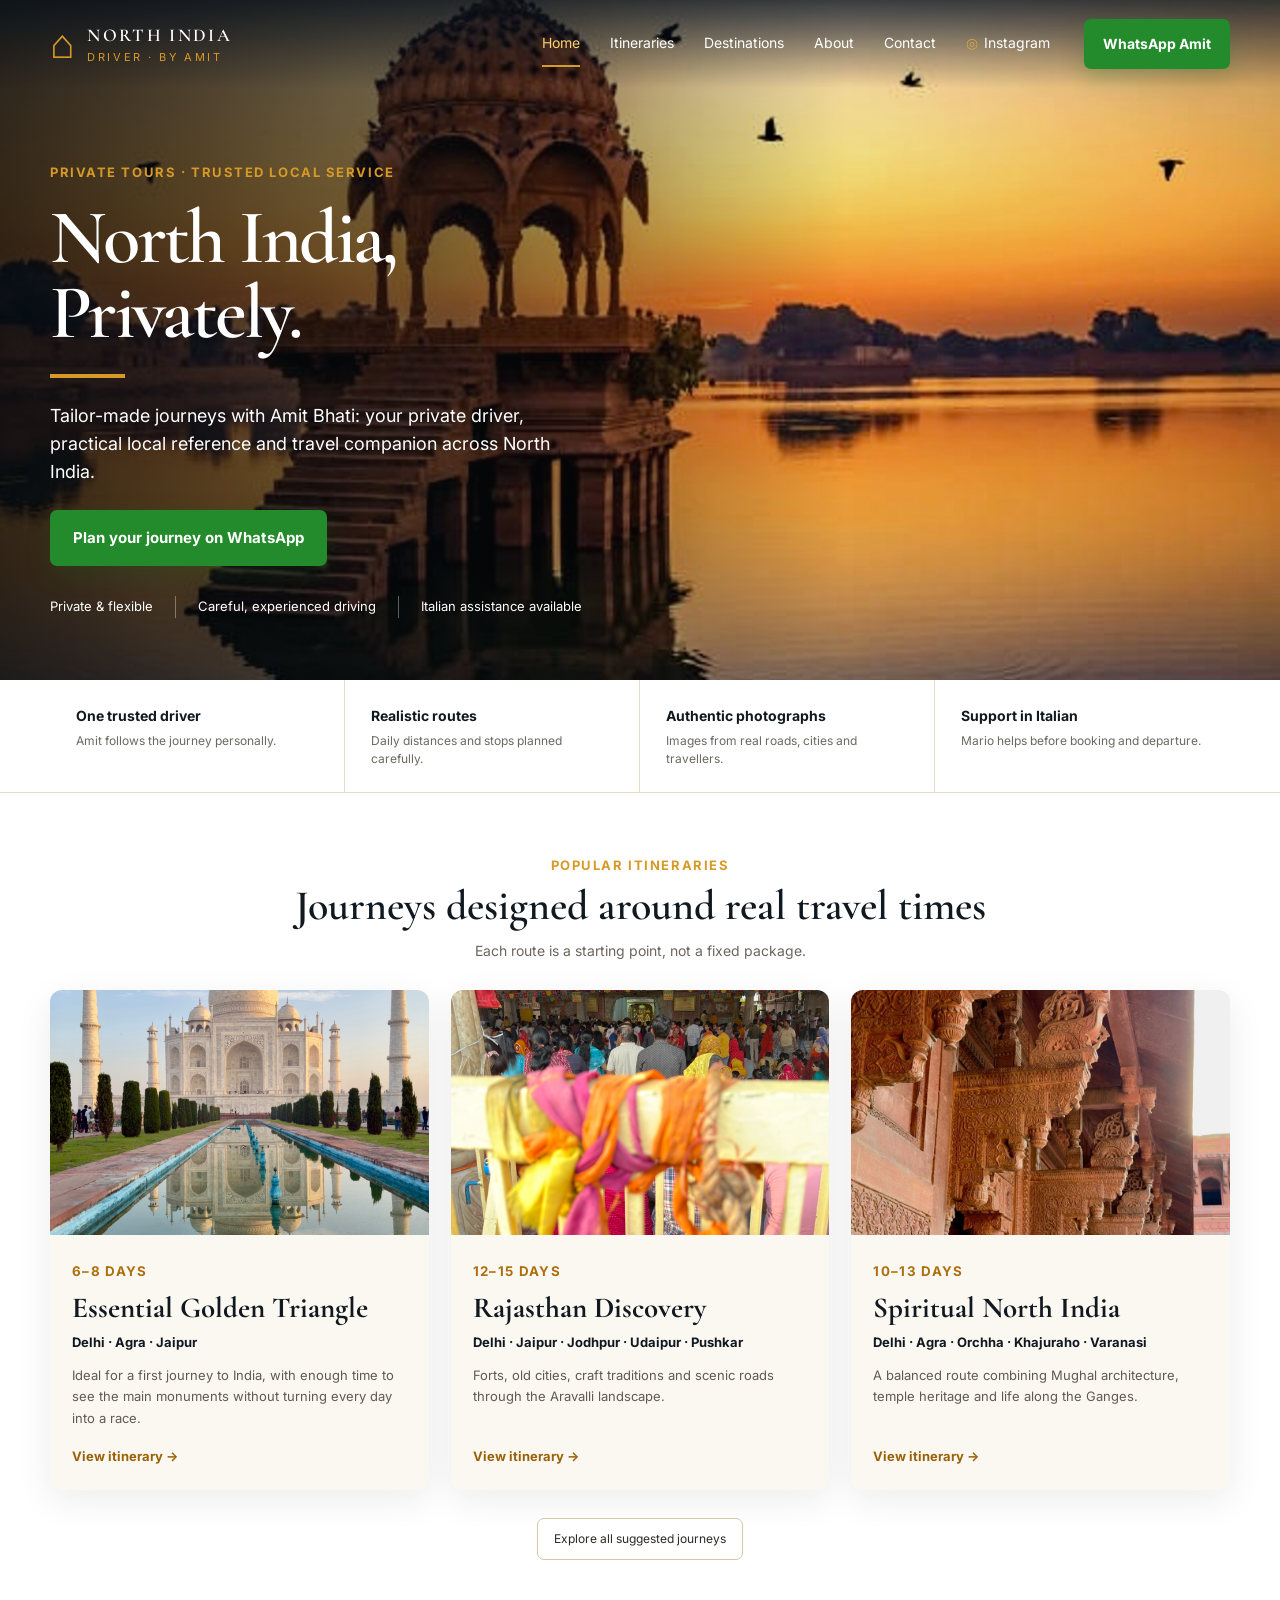
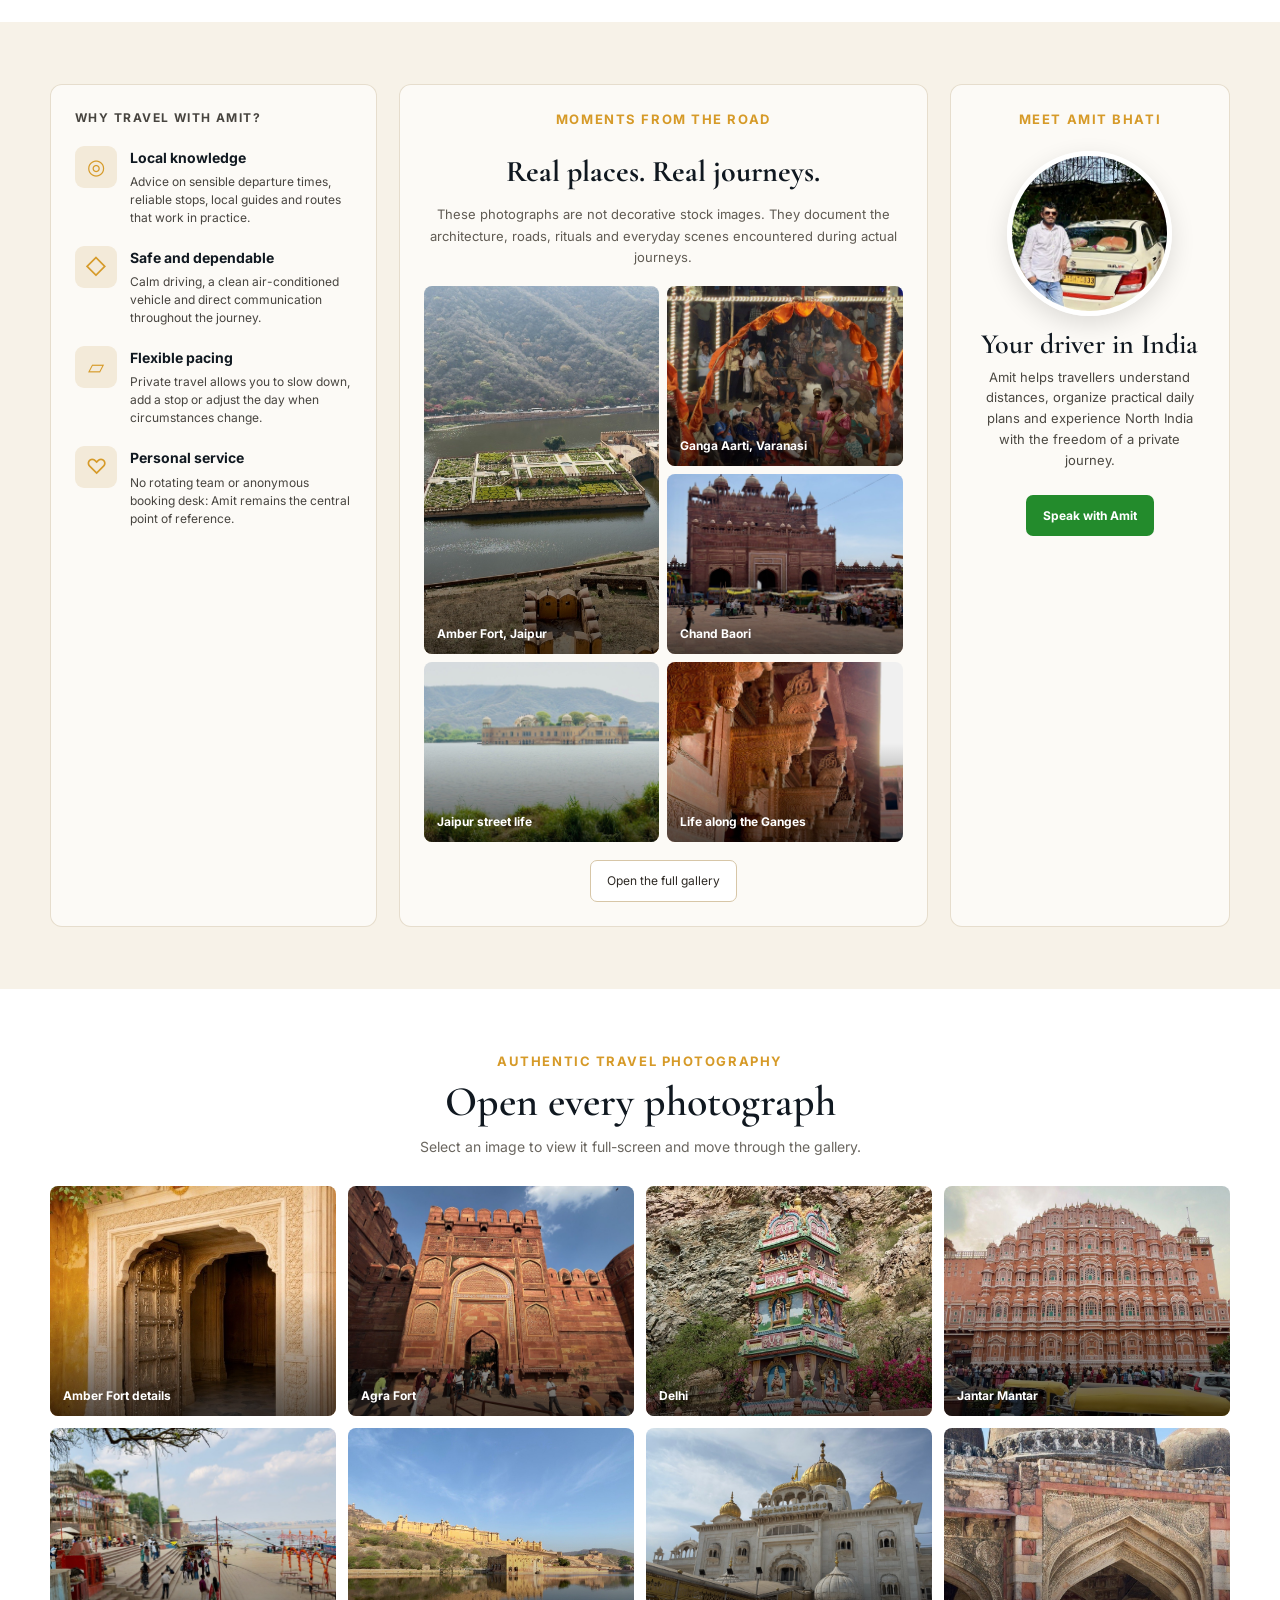
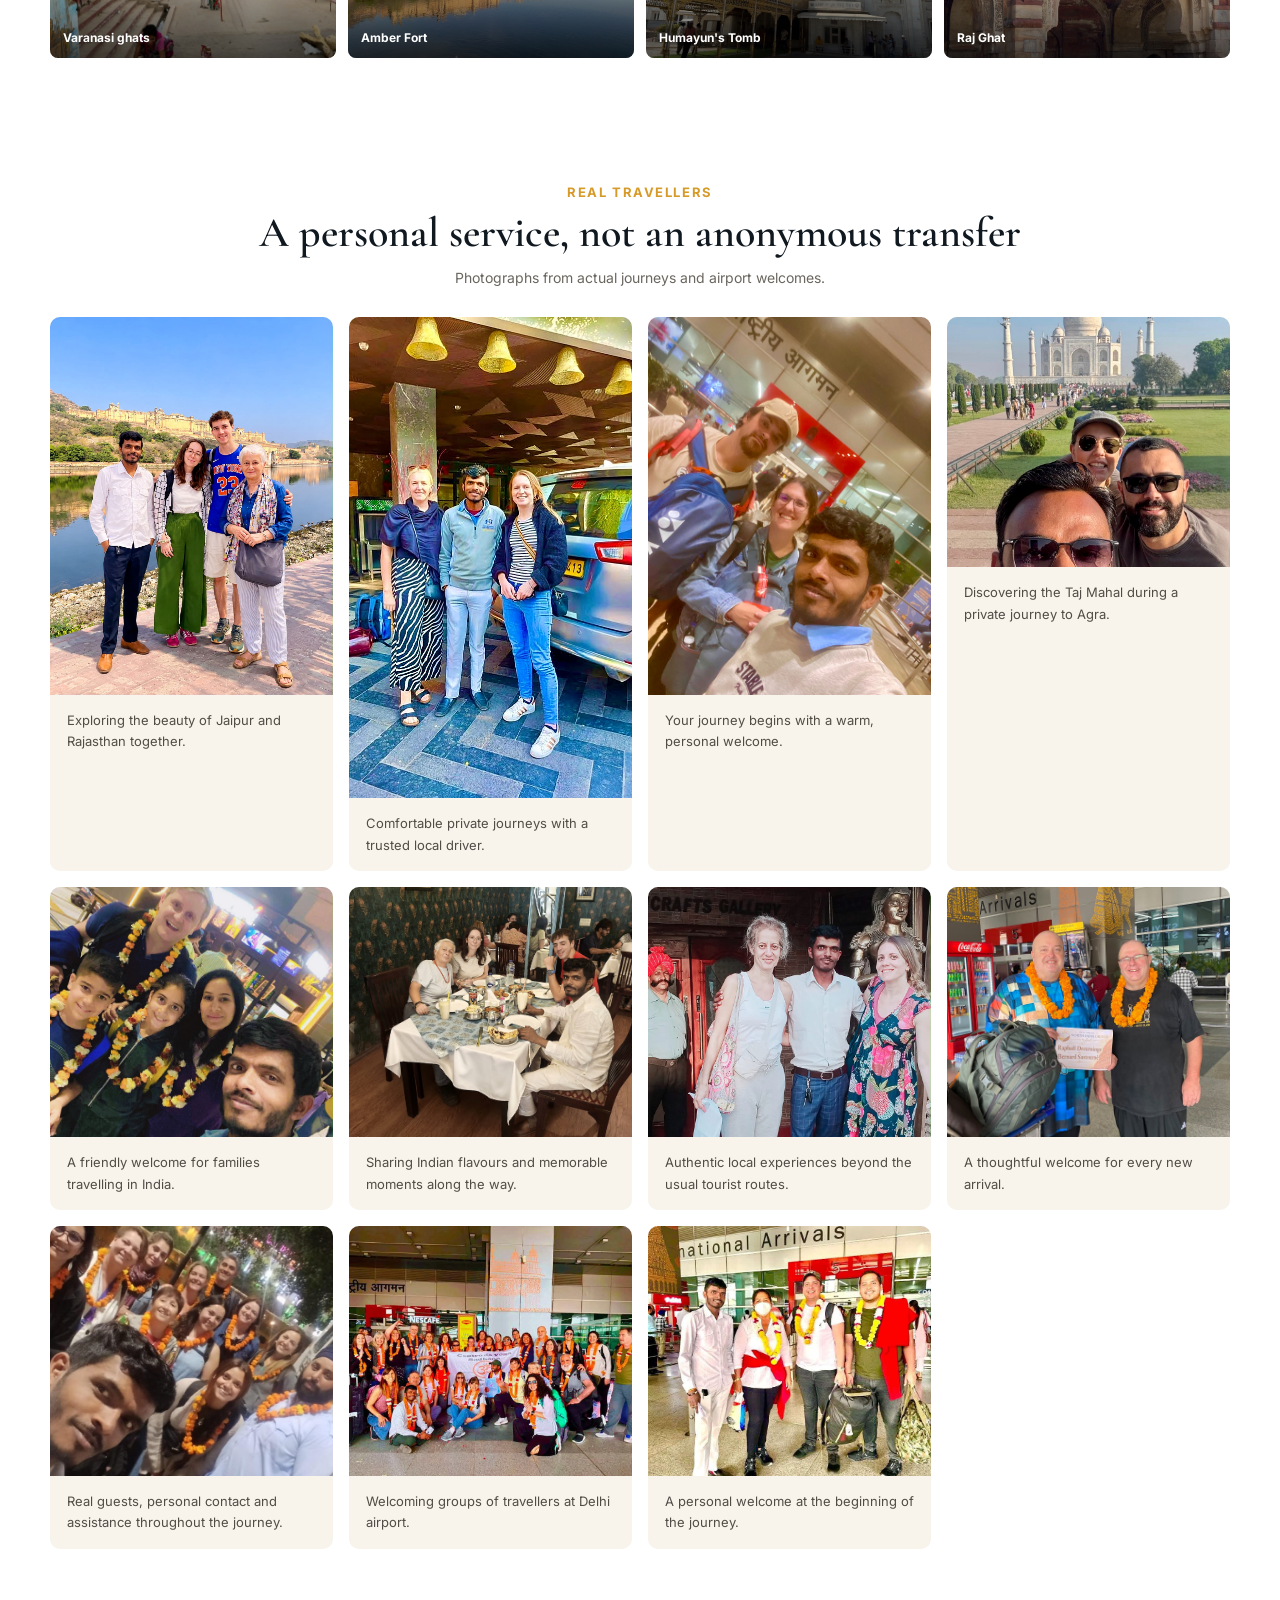
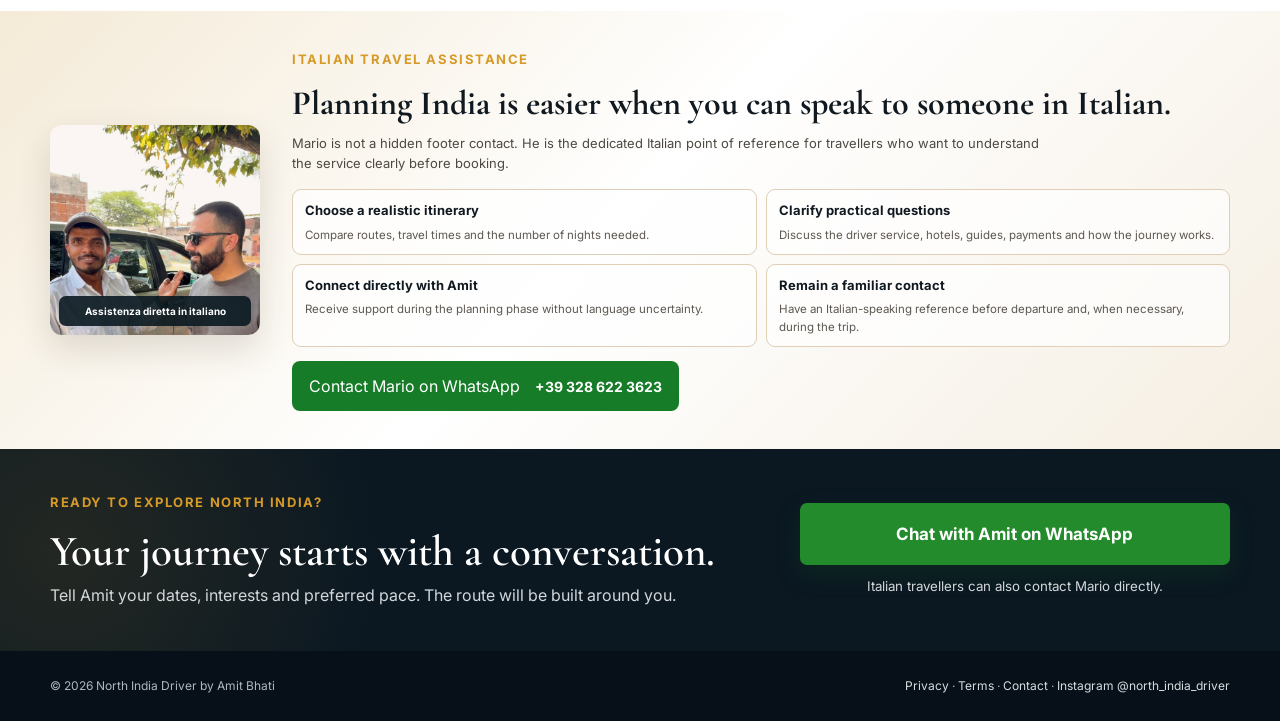
<file: index.html>
<!DOCTYPE html>

<html lang="en">
<head>
<meta charset="utf-8"/>
<meta content="width=device-width,initial-scale=1" name="viewport"/>
<title>North India Driver by Amit | Private Tailor-made Journeys</title>
<meta content="Private journeys across Delhi, Agra, Rajasthan, Varanasi and North India with Amit Bhati, plus dedicated Italian assistance from Mario." name="description"/>
<meta content="North India Driver by Amit | Private Tailor-made Journeys" property="og:title"/>
<meta content="Private journeys across Delhi, Agra, Rajasthan, Varanasi and North India with Amit Bhati, plus dedicated Italian assistance from Mario." property="og:description"/>
<meta content="https://www.northindiadriver.com/assets/images/hero-gadisar-sunset-wide.jpg" property="og:image"/>
<link href="assets/css/styles.css" rel="stylesheet"/>
<link href="assets/css/home-v12.css" rel="stylesheet"/>
<link href="https://www.northindiadriver.com/" rel="canonical"/><meta content="website" property="og:type"/><meta content="https://www.northindiadriver.com/" property="og:url"/></head>
<body class="v12-page">
<header class="v12-header" data-v12-header="">
<div class="v12-shell v12-nav">
<a aria-label="North India Driver home" class="v12-brand" href="index.html">
<span class="v12-brand-mark">⌂</span>
<span><strong>NORTH INDIA</strong><small>DRIVER · BY AMIT</small></span>
</a>
<nav class="v12-links" data-v12-menu="">
<a class="active" href="index.html">Home</a><a href="journeys.html">Itineraries</a><a href="places.html">Destinations</a><a href="#about-amit">About</a><a href="contact.html">Contact</a><a aria-label="Instagram north_india_driver" class="v18-instagram-link" href="https://www.instagram.com/north_india_driver/" rel="noopener" target="_blank">Instagram</a>
</nav>
<button aria-expanded="false" aria-label="Open menu" class="v12-menu" data-v12-toggle="" type="button">☰</button>
<a class="v12-whatsapp v12-whatsapp-top" href="https://wa.me/917982911129" rel="noopener" target="_blank">WhatsApp Amit</a>
</div>
</header>
<main>
<section class="v12-hero">
<div class="v12-shell v12-hero-inner">
<div class="v12-hero-copy">
<p class="v12-kicker">PRIVATE TOURS · TRUSTED LOCAL SERVICE</p>
<h1>North India,<br/>Privately.</h1>
<span class="v12-gold-line"></span>
<p class="v12-lead">Tailor-made journeys with Amit Bhati: your private driver, practical local reference and travel companion across North India.</p>
<a class="v12-whatsapp v12-whatsapp-main" href="https://wa.me/917982911129" rel="noopener" target="_blank">Plan your journey on WhatsApp</a>
<div class="v12-hero-trust"><span>Private &amp; flexible</span><span>Careful, experienced driving</span><span>Italian assistance available</span></div>
</div>
</div>
</section>
<section class="v13-trust-strip">
<div class="v12-shell v13-trust-grid">
<div><strong>One trusted driver</strong><span>Amit follows the journey personally.</span></div>
<div><strong>Realistic routes</strong><span>Daily distances and stops planned carefully.</span></div>
<div><strong>Authentic photographs</strong><span>Images from real roads, cities and travellers.</span></div>
<div><strong>Support in Italian</strong><span>Mario helps before booking and departure.</span></div>
</div>
</section>
<section class="v12-section v12-journeys">
<div class="v12-shell">
<div class="v12-heading"><p>POPULAR ITINERARIES</p><h2>Journeys designed around real travel times</h2><span>Each route is a starting point, not a fixed package.</span></div>
<div class="v13-featured-grid">
<a class="v13-featured-card" href="journeys.html#golden-triangle"><img alt="Taj Mahal at sunrise" src="assets/images/golden-triangle-taj.jpg?v=17"/><div><small>6–8 DAYS</small><h3>Essential Golden Triangle</h3><p>Delhi · Agra · Jaipur</p><span>Ideal for a first journey to India, with enough time to see the main monuments without turning every day into a race.</span><b>View itinerary →</b></div></a>
<a class="v13-featured-card" href="journeys.html#rajasthan"><img alt="Hawa Mahal in Jaipur" src="assets/images/rajasthan-hawa-mahal.jpg?v=17"/><div><small>12–15 DAYS</small><h3>Rajasthan Discovery</h3><p>Delhi · Jaipur · Jodhpur · Udaipur · Pushkar</p><span>Forts, old cities, craft traditions and scenic roads through the Aravalli landscape.</span><b>View itinerary →</b></div></a>
<a class="v13-featured-card" href="journeys.html#spiritual"><img alt="Monks beside the Ganges in Varanasi" src="assets/images/varanasi-monks-river.jpg"/><div><small>10–13 DAYS</small><h3>Spiritual North India</h3><p>Delhi · Agra · Orchha · Khajuraho · Varanasi</p><span>A balanced route combining Mughal architecture, temple heritage and life along the Ganges.</span><b>View itinerary →</b></div></a>
</div>
<div class="v13-center"><a class="v12-light-btn" href="journeys.html">Explore all suggested journeys</a></div>
</div>
</section>
<section class="v12-section v12-story" id="about-amit">
<div class="v12-shell v12-story-grid">
<div class="v12-why">
<p class="v12-label">WHY TRAVEL WITH AMIT?</p>
<article><span>◎</span><div><h3>Local knowledge</h3><p>Advice on sensible departure times, reliable stops, local guides and routes that work in practice.</p></div></article>
<article><span>◇</span><div><h3>Safe and dependable</h3><p>Calm driving, a clean air-conditioned vehicle and direct communication throughout the journey.</p></div></article>
<article><span>▱</span><div><h3>Flexible pacing</h3><p>Private travel allows you to slow down, add a stop or adjust the day when circumstances change.</p></div></article>
<article><span>♡</span><div><h3>Personal service</h3><p>No rotating team or anonymous booking desk: Amit remains the central point of reference.</p></div></article>
</div>
<div class="v12-road" id="road-gallery">
<p class="v12-label">MOMENTS FROM THE ROAD</p>
<h3 class="v13-gallery-title">Real places. Real journeys.</h3>
<p class="v13-gallery-intro">These photographs are not decorative stock images. They document the architecture, roads, rituals and everyday scenes encountered during actual journeys.</p>
<div class="v13-road-grid">
<button class="v13-photo v13-photo-large" data-caption="Amber Fort gardens, Jaipur" data-lightbox="assets/images/amber-fort-garden.jpg"><img alt="Amber Fort gardens" src="assets/images/amber-fort-garden.jpg"/><span>Amber Fort, Jaipur</span></button>
<button class="v13-photo" data-caption="Evening Ganga Aarti, Varanasi" data-lightbox="assets/images/varanasi-aarti.jpg?v=17"><img alt="Ganga Aarti in Varanasi" src="assets/images/varanasi-aarti.jpg?v=17"/><span>Ganga Aarti, Varanasi</span></button>
<button class="v13-photo" data-caption="Chand Baori stepwell, Abhaneri" data-lightbox="assets/images/chand-baori.jpg"><img alt="Chand Baori stepwell" src="assets/images/chand-baori.jpg"/><span>Chand Baori</span></button>
<button class="v13-photo" data-caption="Street life at Hawa Mahal, Jaipur" data-lightbox="assets/images/hawa-mahal-street.jpg"><img alt="Street life at Hawa Mahal" src="assets/images/hawa-mahal-street.jpg"/><span>Jaipur street life</span></button>
<button class="v13-photo" data-caption="Life beside the Ganges, Varanasi" data-lightbox="assets/images/varanasi-monks-river.jpg"><img alt="Monks beside the Ganges" src="assets/images/varanasi-monks-river.jpg"/><span>Life along the Ganges</span></button>
</div>
<a class="v12-light-btn" href="#full-gallery">Open the full gallery</a>
</div>
<aside class="v12-amit-card">
<p class="v12-label">MEET AMIT BHATI</p>
<img alt="Amit Bhati, private driver in North India" src="assets/images/amit-car.jpg"/>
<h3>Your driver in India</h3>
<p>Amit helps travellers understand distances, organize practical daily plans and experience North India with the freedom of a private journey.</p>
<a class="v12-green-btn" href="https://wa.me/917982911129" rel="noopener" target="_blank">Speak with Amit</a>
</aside>
</div>
</section>
<section class="v12-section v13-full-gallery" id="full-gallery">
<div class="v12-shell">
<div class="v12-heading"><p>AUTHENTIC TRAVEL PHOTOGRAPHY</p><h2>Open every photograph</h2><span>Select an image to view it full-screen and move through the gallery.</span></div>
<div class="v13-gallery-grid">
<button data-caption="Decorated doorway at Amber Fort" data-lightbox="assets/images/amber-doorway.jpg"><img alt="Decorated doorway at Amber Fort" src="assets/images/amber-doorway.jpg"/><span>Amber Fort details</span></button>
<button data-caption="Agra Fort" data-lightbox="assets/images/agra-fort.jpg"><img alt="Agra Fort" src="assets/images/agra-fort.jpg"/><span>Agra Fort</span></button>
<button data-caption="Gurdwara in Delhi" data-lightbox="assets/images/gurdwara.jpg"><img alt="Gurdwara in Delhi" src="assets/images/gurdwara.jpg"/><span>Delhi</span></button>
<button data-caption="Jantar Mantar, Jaipur" data-lightbox="assets/images/jantar-mantar.jpg"><img alt="Jantar Mantar Jaipur" src="assets/images/jantar-mantar.jpg"/><span>Jantar Mantar</span></button>
<button data-caption="Varanasi ghats during the day" data-lightbox="assets/images/varanasi-ghats-day.jpg"><img alt="Varanasi ghats" src="assets/images/varanasi-ghats-day.jpg"/><span>Varanasi ghats</span></button>
<button data-caption="Amber Fort and Maota Lake" data-lightbox="assets/images/amber-lake-view.jpg"><img alt="Amber Fort and lake" src="assets/images/amber-lake-view.jpg"/><span>Amber Fort</span></button>
<button data-caption="Humayun's Tomb, Delhi" data-lightbox="assets/images/humayun-tomb.jpg"><img alt="Humayun's Tomb" src="assets/images/humayun-tomb.jpg"/><span>Humayun's Tomb</span></button>
<button data-caption="Raj Ghat memorial, Delhi" data-lightbox="assets/images/raj-ghat.jpg"><img alt="Raj Ghat memorial" src="assets/images/raj-ghat.jpg"/><span>Raj Ghat</span></button>
</div>
</div>
</section>
<section class="v12-section v12-proof">
<div class="v12-shell">
<div class="v12-heading"><p>REAL TRAVELLERS</p><h2>A personal service, not an anonymous transfer</h2><span>Photographs from actual journeys and airport welcomes.</span></div>
<div class="v12-proof-grid v18-proof-grid">
<figure><img src="assets/images/amit-travellers-amber-fort-jaipur.jpg" alt="Amit with travellers in Jaipur" loading="lazy"/><figcaption>Exploring the beauty of Jaipur and Rajasthan together.</figcaption></figure>
<figure><img src="assets/images/amit-travellers-private-driver-car.jpg" alt="Amit with travellers and private vehicle" loading="lazy"/><figcaption>Comfortable private journeys with a trusted local driver.</figcaption></figure>
<figure><img src="assets/images/amit-airport-welcome-couple.jpg" alt="Amit welcoming travellers at Delhi airport" loading="lazy"/><figcaption>Your journey begins with a warm, personal welcome.</figcaption></figure>
<figure><img src="assets/images/taj-mahal-travellers.jpg" alt="Travellers visiting the Taj Mahal" loading="lazy"/><figcaption>Discovering the Taj Mahal during a private journey to Agra.</figcaption></figure>
<figure><img src="assets/images/amit-family-airport-welcome.jpg" alt="Amit welcoming a family at the airport" loading="lazy"/><figcaption>A friendly welcome for families travelling in India.</figcaption></figure>
<figure><img src="assets/images/amit-travellers-indian-restaurant.jpg" alt="Amit dining with travellers" loading="lazy"/><figcaption>Sharing Indian flavours and memorable moments along the way.</figcaption></figure>
<figure><img src="assets/images/amit-travellers-local-shopping.jpg" alt="Amit with travellers during a local shopping experience" loading="lazy"/><figcaption>Authentic local experiences beyond the usual tourist routes.</figcaption></figure>
<figure><img src="assets/images/delhi-airport-welcome-travellers.jpg" alt="Travellers welcomed at Delhi airport" loading="lazy"/><figcaption>A thoughtful welcome for every new arrival.</figcaption></figure>
<figure><img src="assets/images/real-travellers-selfie-horizontal.jpg?v=19" alt="Amit with a group of travellers" loading="lazy"/><figcaption>Real guests, personal contact and assistance throughout the journey.</figcaption></figure>
<figure><img src="assets/images/real-travellers-airport-group.jpg?v=18" alt="Group of travellers welcomed at Delhi airport" loading="lazy"/><figcaption>Welcoming groups of travellers at Delhi airport.</figcaption></figure>
<figure><img src="assets/images/real-travellers-airport-welcome.jpg?v=18" alt="Travellers arriving at Delhi airport" loading="lazy"/><figcaption>A personal welcome at the beginning of the journey.</figcaption></figure>
</div>
</div>
</section>
<section class="v13-italian" id="italian-assistance">
<div class="v12-shell v13-italian-grid">
<div class="v13-italian-image"><img alt="Mario, Italian assistance for North India Driver" src="assets/images/mario-india.jpg?v=17"/><span>Assistenza diretta in italiano</span></div>
<div class="v13-italian-copy">
<p class="v12-label">ITALIAN TRAVEL ASSISTANCE</p>
<h2>Planning India is easier when you can speak to someone in Italian.</h2>
<p class="v13-italian-lead">Mario is not a hidden footer contact. He is the dedicated Italian point of reference for travellers who want to understand the service clearly before booking.</p>
<div class="v13-support-list">
<div><strong>Choose a realistic itinerary</strong><span>Compare routes, travel times and the number of nights needed.</span></div>
<div><strong>Clarify practical questions</strong><span>Discuss the driver service, hotels, guides, payments and how the journey works.</span></div>
<div><strong>Connect directly with Amit</strong><span>Receive support during the planning phase without language uncertainty.</span></div>
<div><strong>Remain a familiar contact</strong><span>Have an Italian-speaking reference before departure and, when necessary, during the trip.</span></div>
</div>
<a class="v13-mario-btn" href="https://wa.me/393286223623" rel="noopener" target="_blank"><span>Contact Mario on WhatsApp</span><b>+39 328 622 3623</b></a>
</div>
</div>
</section>
<section class="v12-cta">
<div class="v12-shell v12-cta-grid"><div><p>READY TO EXPLORE NORTH INDIA?</p><h2>Your journey starts with a conversation.</h2><span>Tell Amit your dates, interests and preferred pace. The route will be built around you.</span></div><div class="v12-cta-action"><a class="v12-whatsapp v12-whatsapp-cta" href="https://wa.me/917982911129" rel="noopener" target="_blank">Chat with Amit on WhatsApp</a><small>Italian travellers can also contact Mario directly.</small></div></div>
</section>
</main>
<footer class="v12-footer"><div class="v12-shell"><span>© <span data-year=""></span> North India Driver by Amit Bhati</span><span><a href="privacy.html">Privacy</a> · <a href="terms.html">Terms</a> · <a href="contact.html">Contact</a> · <a href="https://www.instagram.com/north_india_driver/" rel="noopener" target="_blank">Instagram @north_india_driver</a></span></div></footer>
<div aria-hidden="true" class="v13-lightbox" data-lightbox-modal=""><button aria-label="Close gallery" class="v13-lightbox-close" data-lightbox-close="">×</button><button aria-label="Previous image" class="v13-lightbox-prev" data-lightbox-prev="">‹</button><figure><img alt="" data-lightbox-image=""/><figcaption data-lightbox-caption=""></figcaption></figure><button aria-label="Next image" class="v13-lightbox-next" data-lightbox-next="">›</button></div>
<script src="assets/js/main.js"></script>
</body>
</html>
</file>
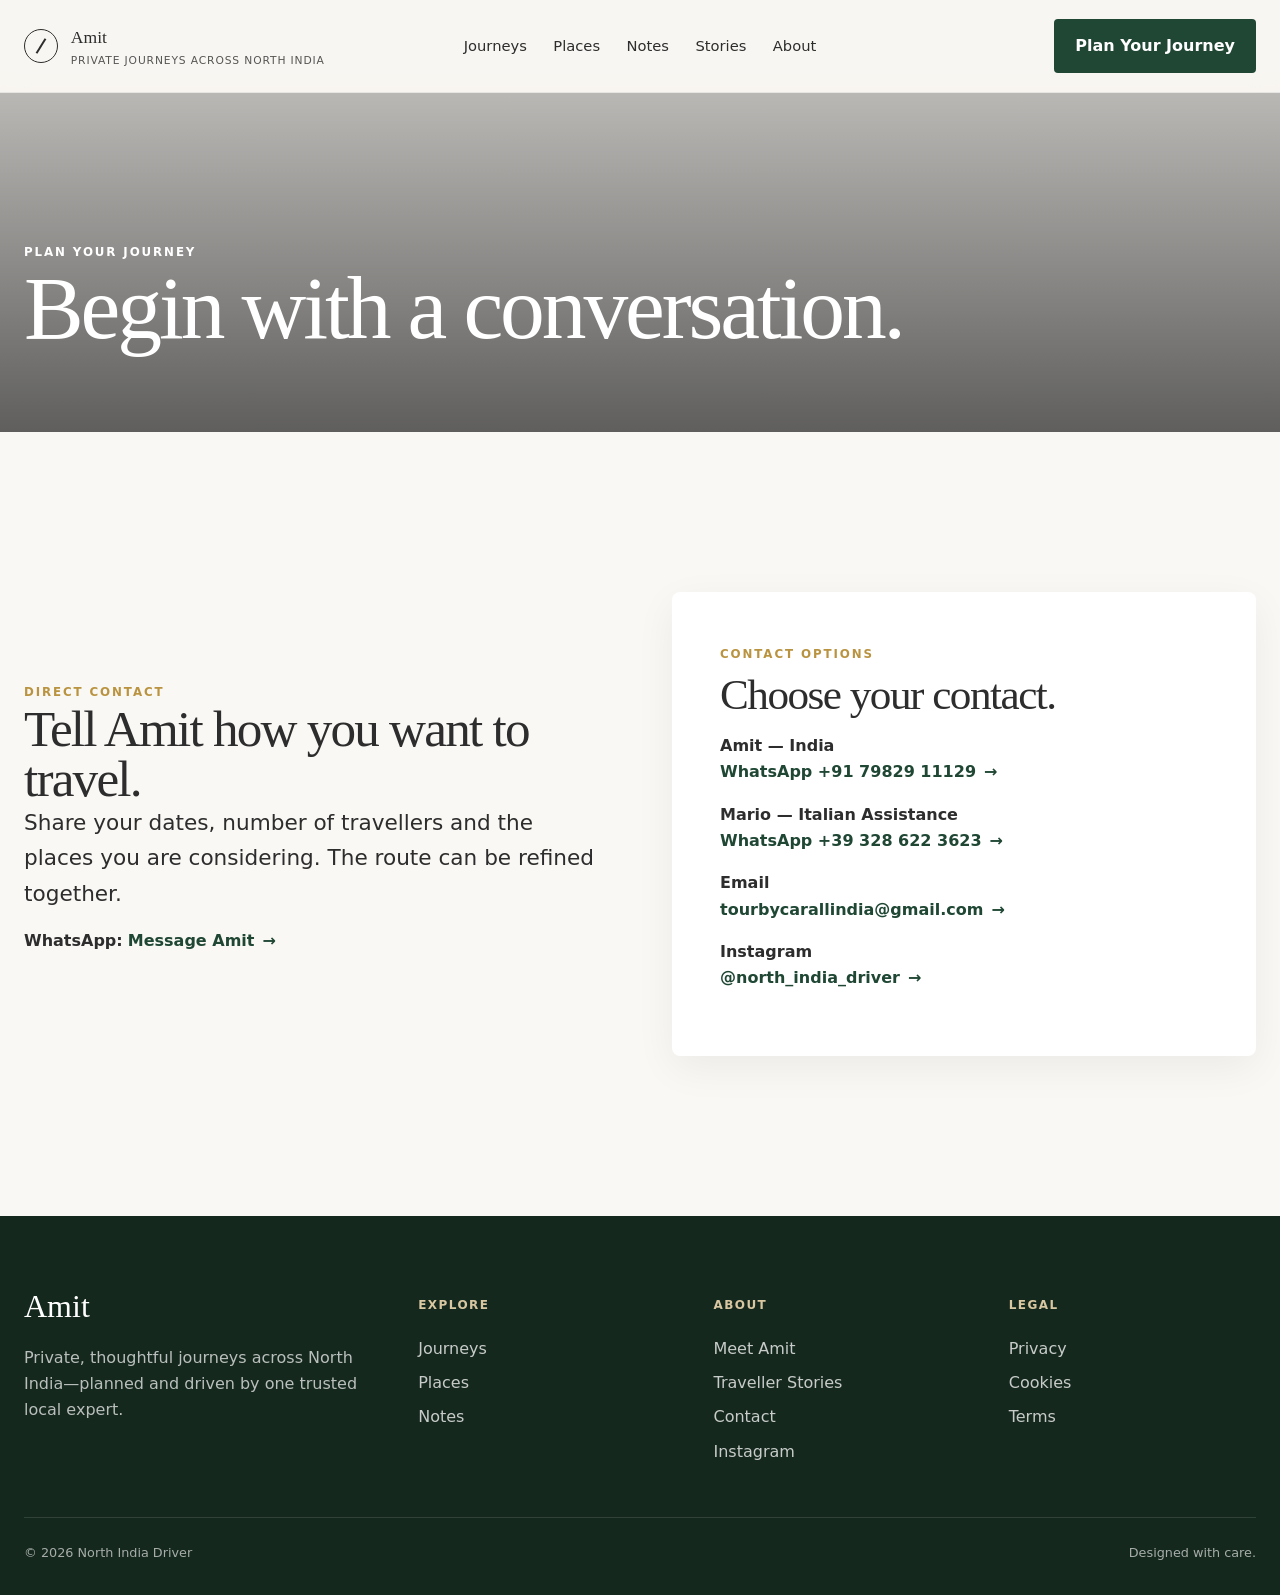
<file: contact.html>
<!DOCTYPE html>

<html lang="en"><head><meta charset="utf-8"/><meta content="width=device-width,initial-scale=1" name="viewport"/>
<title>Contact North India Driver | Amit Bhati</title><meta content="Contact Amit in India or Mario for assistance in Italian to plan a private journey across North India." name="description"/>
<link href="assets/css/styles.css" rel="stylesheet"/><link href="https://www.northindiadriver.com/contact.html" rel="canonical"/><meta content="website" property="og:type"/><meta content="Contact North India Driver | Amit Bhati" property="og:title"/><meta content="Contact Amit in India or Mario for assistance in Italian to plan a private journey across North India." property="og:description"/><meta content="https://www.northindiadriver.com/contact.html" property="og:url"/><meta content="https://www.northindiadriver.com/assets/images/amit-car.jpg" property="og:image"/></head><body>
<a class="skip-link" href="#main">Skip to content</a>
<header class="site-header inner">
<div class="container nav">
<a aria-label="North India Driver home" class="brand" href="index.html">
<span aria-hidden="true" class="compass"></span>
<span class="brand-copy"><strong>Amit</strong><span>Private Journeys Across North India</span></span>
</a>
<nav aria-label="Primary" class="nav-links">
<a href="journeys.html">Journeys</a><a href="places.html">Places</a><a href="index.html#notes">Notes</a><a href="index.html#stories">Stories</a><a href="index.html#about">About</a>
</nav>
<div class="nav-actions"><a class="btn btn-primary" href="contact.html">Plan Your Journey</a></div>
<button aria-expanded="false" aria-label="Open menu" class="nav-toggle"><span></span><span></span><span></span></button>
</div>
</header>
<div aria-label="Mobile navigation" class="mobile-menu">
<a href="journeys.html">Journeys</a><a href="places.html">Places</a><a href="index.html#notes">Notes</a><a href="index.html#stories">Stories</a><a href="index.html#about">About</a><a href="contact.html">Plan Your Journey</a>
</div>
<main id="main">
<section class="page-hero compact" style="--bg:url('https://images.unsplash.com/photo-1500530855697-b586d89ba3ee?auto=format&amp;fit=crop&amp;w=2200&amp;q=82')"><div class="container"><span class="eyebrow" style="color:#fff">Plan your journey</span><h1 class="display">Begin with a conversation.</h1></div></section>
<section class="section"><div class="container grid-2"><div><span class="eyebrow">Direct contact</span><h2 class="display">Tell Amit how you want to travel.</h2><p class="lead">Share your dates, number of travellers and the places you are considering. The route can be refined together.</p><p><strong>WhatsApp:</strong> <a class="text-link" href="https://wa.me/917982911129" rel="noopener" target="_blank">Message Amit</a></p></div>
<div class="contact-card">
<span class="eyebrow">Contact options</span>
<h3 class="display" style="font-size:2.7rem;margin:.5rem 0 1rem">Choose your contact.</h3>
<p><strong>Amit — India</strong><br/><a class="text-link" href="https://wa.me/917982911129" rel="noopener" target="_blank">WhatsApp +91 79829 11129</a></p>
<p><strong>Mario — Italian Assistance</strong><br/><a class="text-link" href="https://wa.me/393286223623" rel="noopener" target="_blank">WhatsApp +39 328 622 3623</a></p>
<p><strong>Email</strong><br/><a class="text-link" href="mailto:tourbycarallindia@gmail.com">tourbycarallindia@gmail.com</a></p>
<p><strong>Instagram</strong><br/><a class="text-link" href="https://www.instagram.com/north_india_driver/" rel="noopener" target="_blank">@north_india_driver</a></p>
</div></div></section>
</main>
<footer class="site-footer">
<div class="container">
<div class="footer-grid">
<div><p class="footer-title">Amit</p><p style="max-width:26rem;color:rgba(255,255,255,.7)">Private, thoughtful journeys across North India—planned and driven by one trusted local expert.</p></div>
<div class="footer-col"><h4>Explore</h4><a href="journeys.html">Journeys</a><a href="places.html">Places</a><a href="index.html#notes">Notes</a></div>
<div class="footer-col"><h4>About</h4><a href="index.html#about">Meet Amit</a><a href="index.html#stories">Traveller Stories</a><a href="contact.html">Contact</a><a aria-label="Instagram north_india_driver" class="v18-instagram-link" href="https://www.instagram.com/north_india_driver/" rel="noopener" target="_blank">Instagram</a></div>
<div class="footer-col"><h4>Legal</h4><a href="privacy.html">Privacy</a><a href="cookies.html">Cookies</a><a href="terms.html">Terms</a></div>
</div>
<div class="footer-bottom"><span>© <span data-year=""></span> North India Driver</span><span>Designed with care.</span></div>
</div>
</footer>
<script src="assets/js/main.js"></script>
</body></html>
</file>
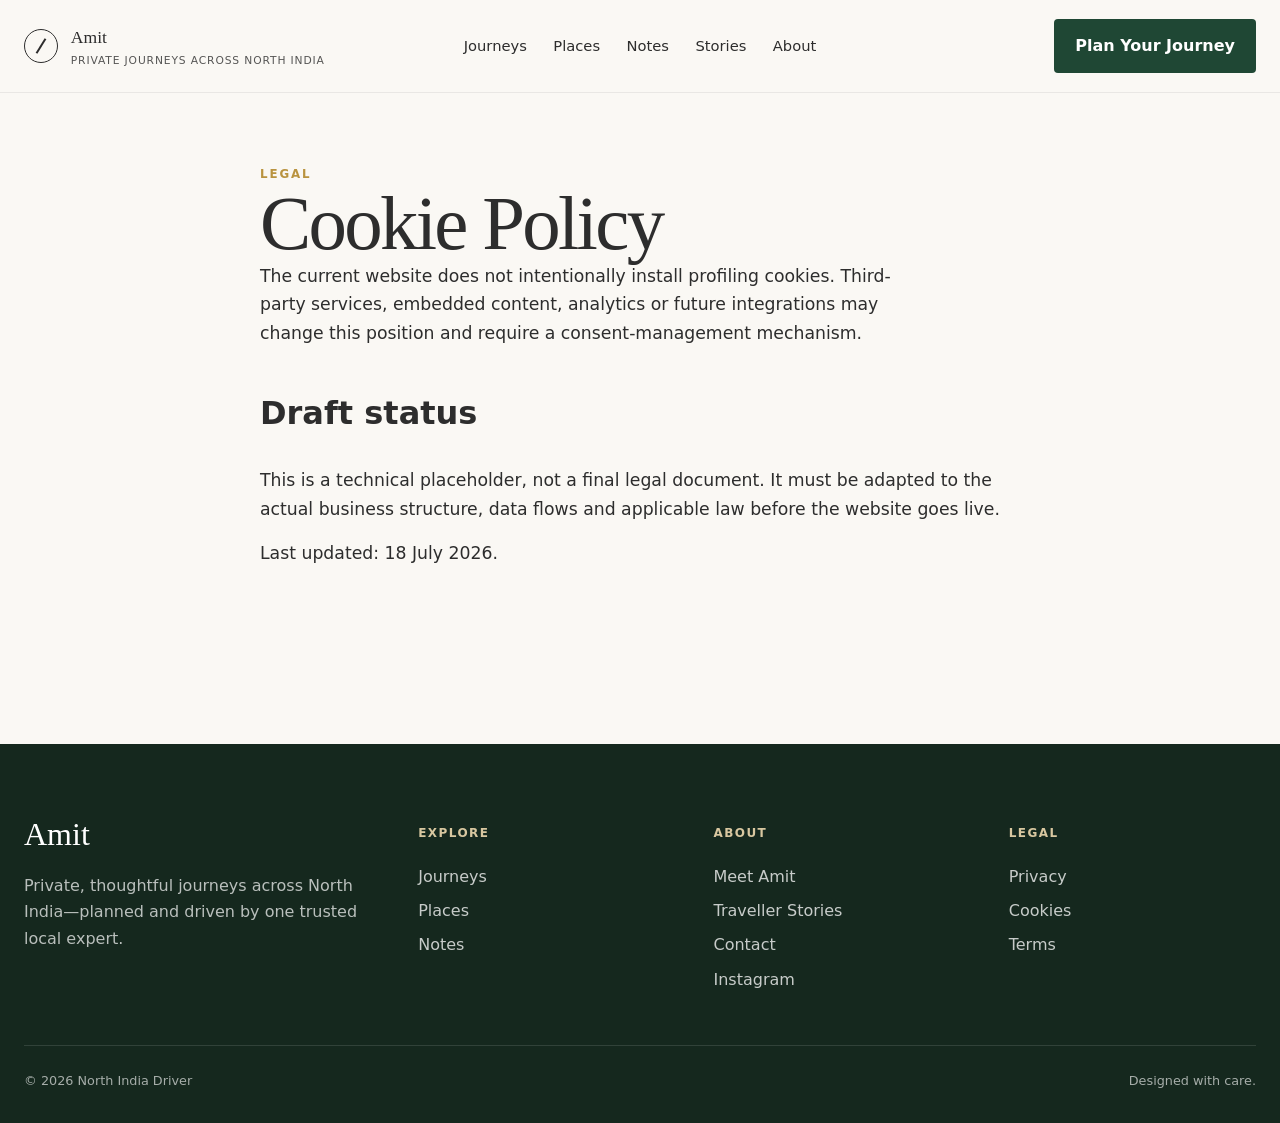
<file: cookies.html>
<!DOCTYPE html>

<html lang="en"><head><meta charset="utf-8"/><meta content="width=device-width,initial-scale=1" name="viewport"/>
<title>Cookie Policy | North India Driver</title><meta content="Cookie Policy" name="description"/>
<link href="assets/css/styles.css" rel="stylesheet"/></head><body>
<a class="skip-link" href="#main">Skip to content</a>
<header class="site-header inner">
<div class="container nav">
<a aria-label="North India Driver home" class="brand" href="index.html">
<span aria-hidden="true" class="compass"></span>
<span class="brand-copy"><strong>Amit</strong><span>Private Journeys Across North India</span></span>
</a>
<nav aria-label="Primary" class="nav-links">
<a href="journeys.html">Journeys</a><a href="places.html">Places</a><a href="index.html#notes">Notes</a><a href="index.html#stories">Stories</a><a href="index.html#about">About</a>
</nav>
<div class="nav-actions"><a class="btn btn-primary" href="contact.html">Plan Your Journey</a></div>
<button aria-expanded="false" aria-label="Open menu" class="nav-toggle"><span></span><span></span><span></span></button>
</div>
</header>
<div aria-label="Mobile navigation" class="mobile-menu">
<a href="journeys.html">Journeys</a><a href="places.html">Places</a><a href="index.html#notes">Notes</a><a href="index.html#stories">Stories</a><a href="index.html#about">About</a><a href="contact.html">Plan Your Journey</a>
</div>
<main id="main"><section class="section legal"><div class="container prose"><span class="eyebrow">Legal</span><h1 class="display">Cookie Policy</h1><p class="lead">The current website does not intentionally install profiling cookies. Third-party services, embedded content, analytics or future integrations may change this position and require a consent-management mechanism.</p><h2>Draft status</h2><p>This is a technical placeholder, not a final legal document. It must be adapted to the actual business structure, data flows and applicable law before the website goes live.</p><p>Last updated: 18 July 2026.</p></div></section></main>
<footer class="site-footer">
<div class="container">
<div class="footer-grid">
<div><p class="footer-title">Amit</p><p style="max-width:26rem;color:rgba(255,255,255,.7)">Private, thoughtful journeys across North India—planned and driven by one trusted local expert.</p></div>
<div class="footer-col"><h4>Explore</h4><a href="journeys.html">Journeys</a><a href="places.html">Places</a><a href="index.html#notes">Notes</a></div>
<div class="footer-col"><h4>About</h4><a href="index.html#about">Meet Amit</a><a href="index.html#stories">Traveller Stories</a><a href="contact.html">Contact</a><a aria-label="Instagram north_india_driver" class="v18-instagram-link" href="https://www.instagram.com/north_india_driver/" rel="noopener" target="_blank">Instagram</a></div>
<div class="footer-col"><h4>Legal</h4><a href="privacy.html">Privacy</a><a href="cookies.html">Cookies</a><a href="terms.html">Terms</a></div>
</div>
<div class="footer-bottom"><span>© <span data-year=""></span> North India Driver</span><span>Designed with care.</span></div>
</div>
</footer>
<script src="assets/js/main.js"></script>
</body></html>
</file>
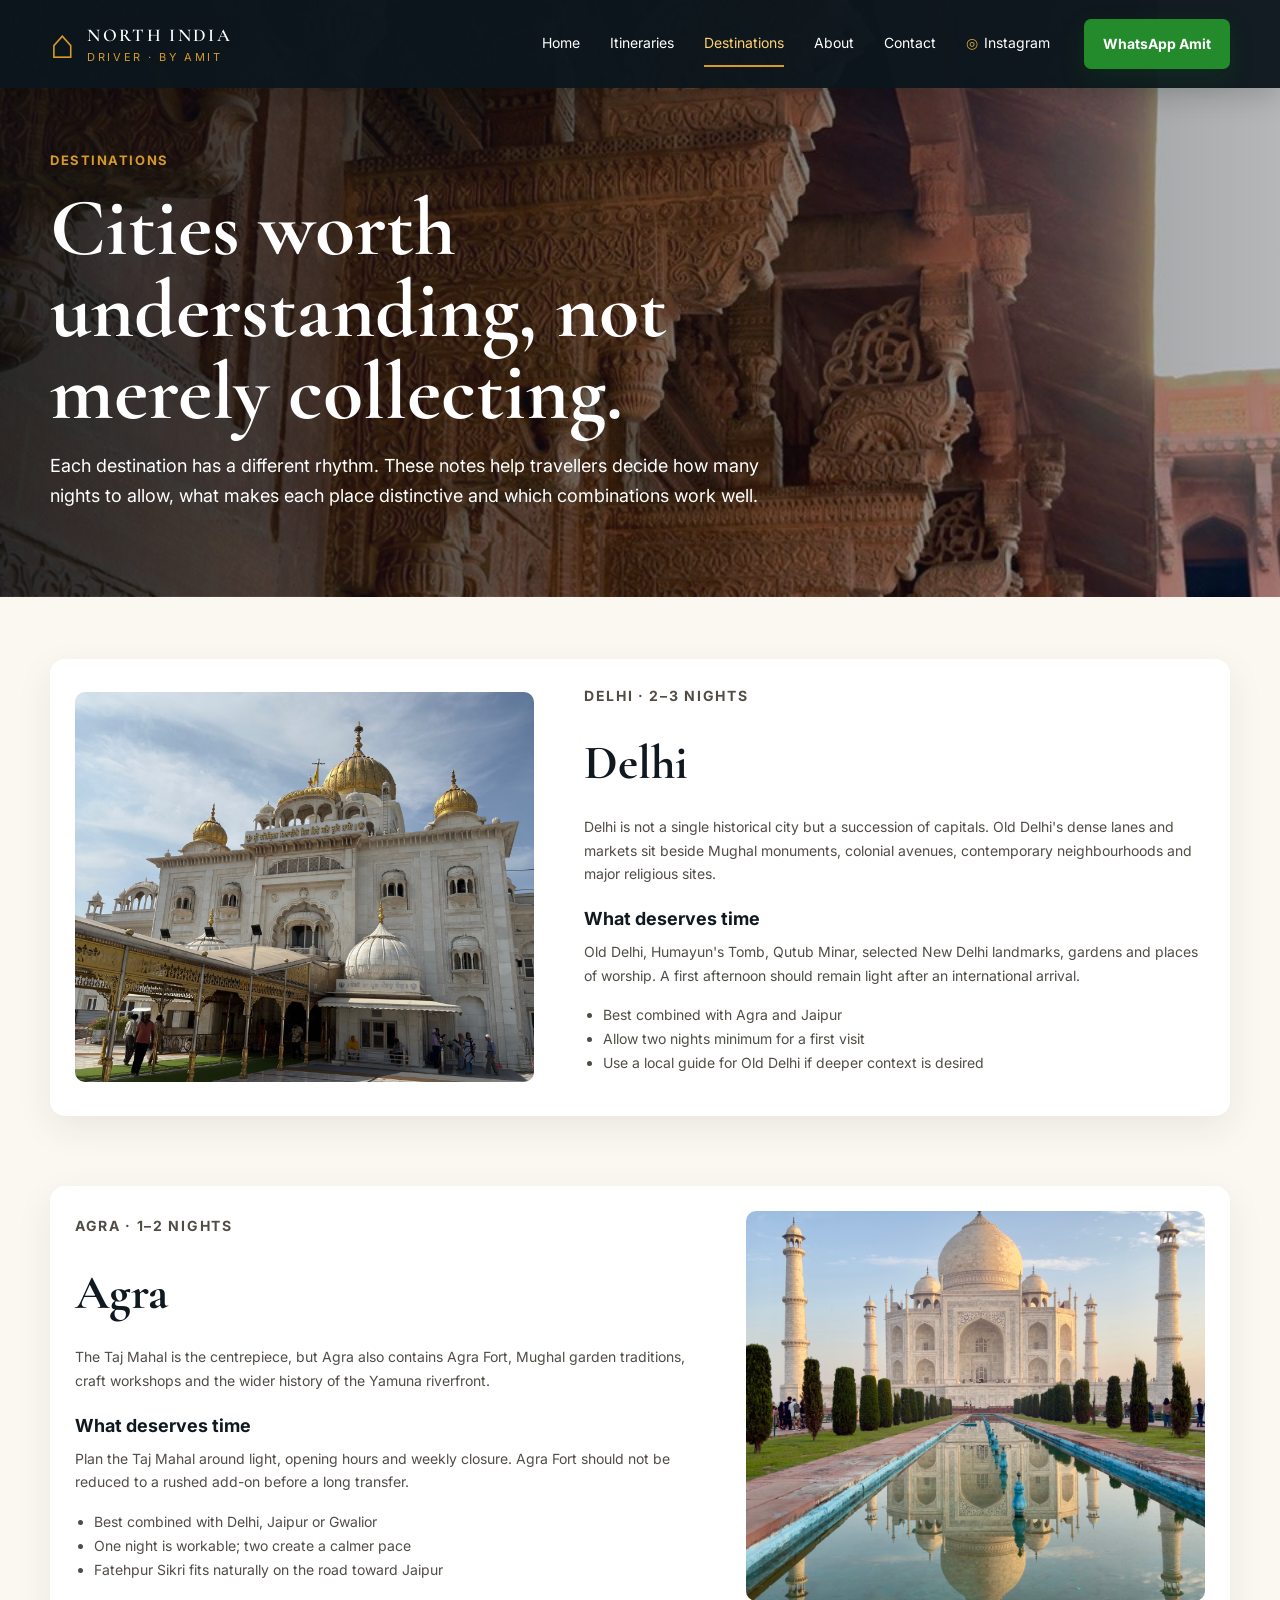
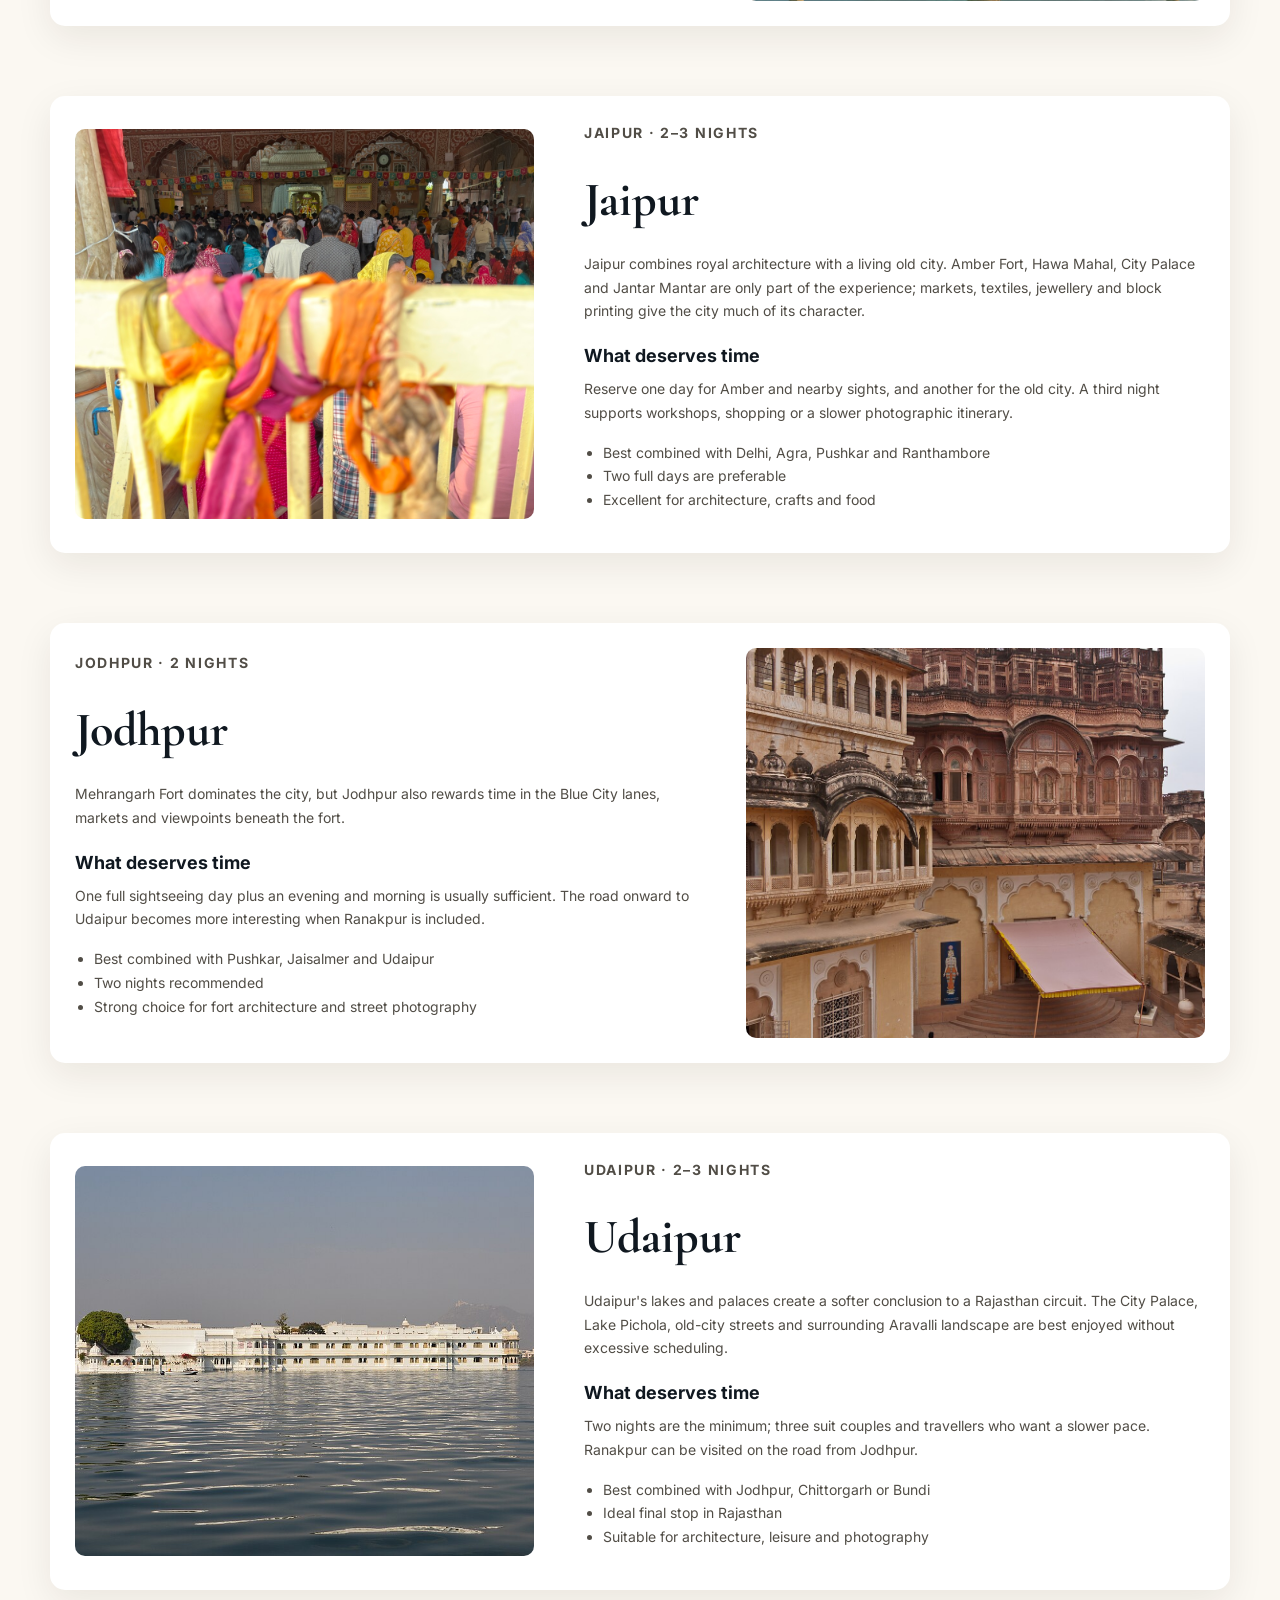
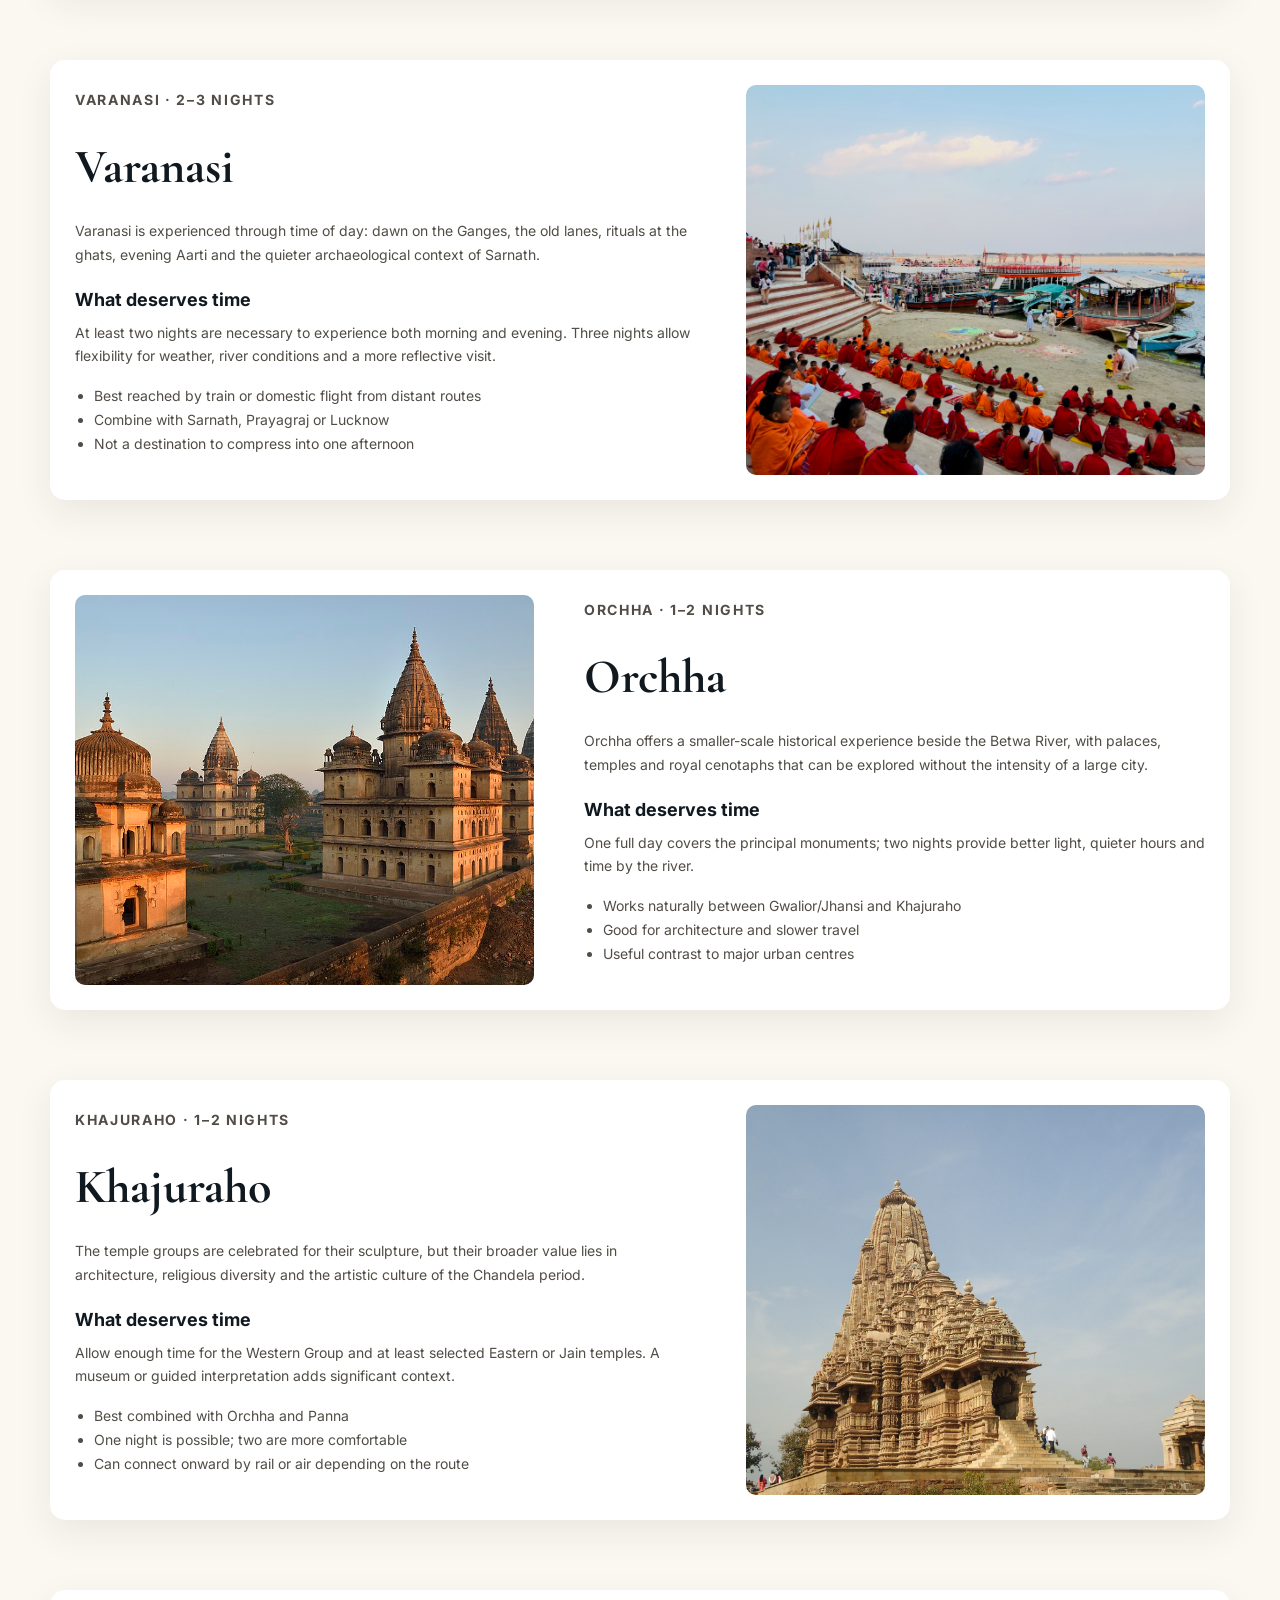
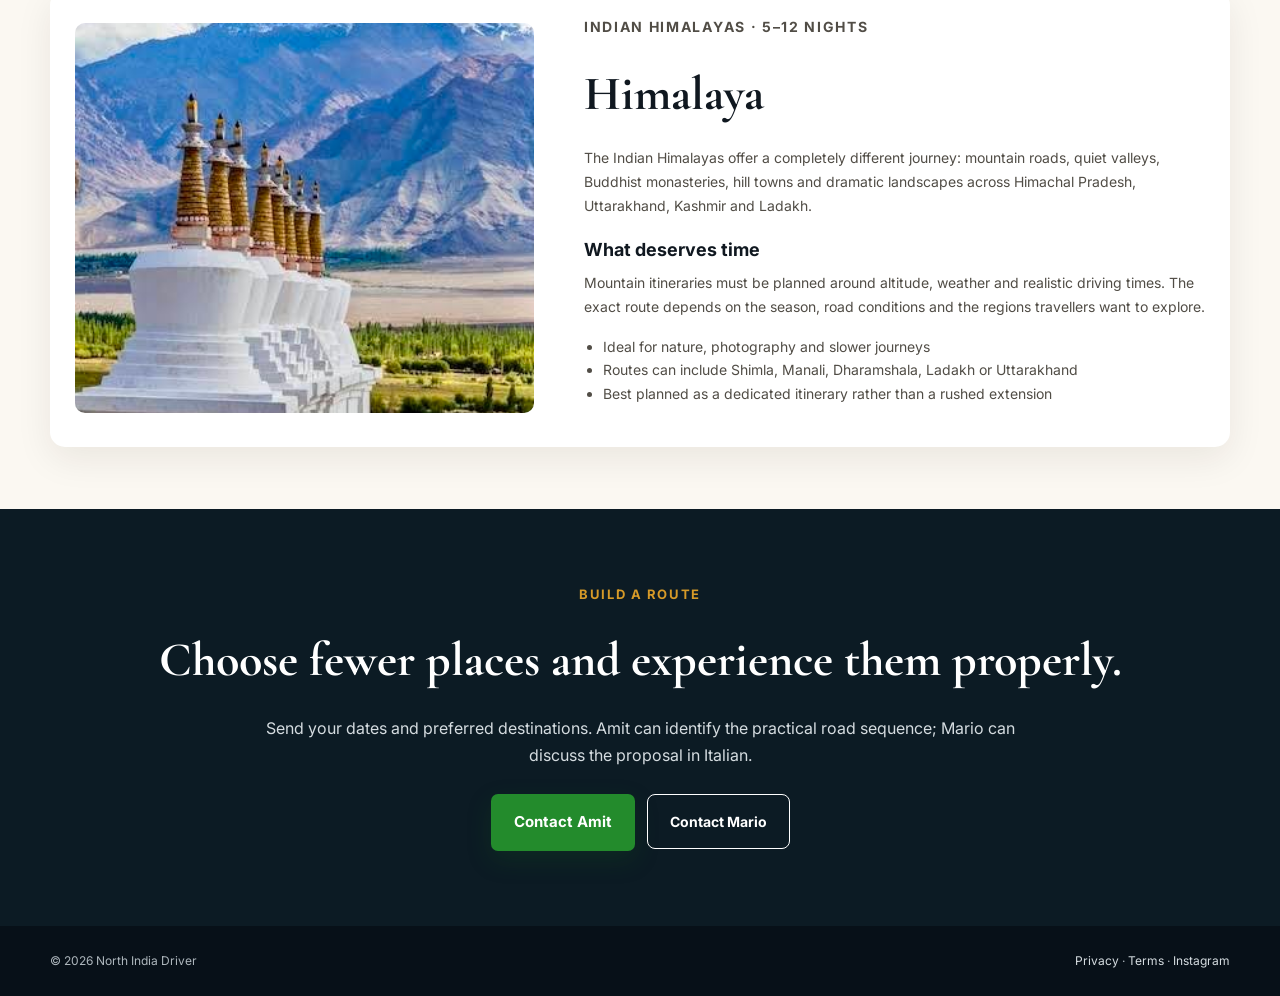
<file: places.html>
<!DOCTYPE html>

<html lang="en"><head><meta charset="utf-8"/><meta content="width=device-width,initial-scale=1" name="viewport"/><title>North India Destinations | North India Driver</title><meta content="Explore Delhi, Agra, Jaipur, Rajasthan, Varanasi, Khajuraho, Orchha and the Indian Himalayas with a private local driver." name="description"/><link href="assets/css/styles.css" rel="stylesheet"/><link href="assets/css/home-v12.css" rel="stylesheet"/><link href="https://www.northindiadriver.com/places.html" rel="canonical"/><meta content="website" property="og:type"/><meta content="North India Destinations | North India Driver" property="og:title"/><meta content="Explore Delhi, Agra, Jaipur, Rajasthan, Varanasi, Khajuraho, Orchha and the Indian Himalayas with a private local driver." property="og:description"/><meta content="https://www.northindiadriver.com/places.html" property="og:url"/><meta content="https://www.northindiadriver.com/assets/images/himalaya-destination.jpg" property="og:image"/></head><body class="v12-page v13-inner-page">
<header class="v12-header scrolled"><div class="v12-shell v12-nav"><a class="v12-brand" href="index.html"><span class="v12-brand-mark">⌂</span><span><strong>NORTH INDIA</strong><small>DRIVER · BY AMIT</small></span></a><nav class="v12-links" data-v12-menu=""><a href="index.html">Home</a><a href="journeys.html">Itineraries</a><a class="active" href="places.html">Destinations</a><a href="index.html#about-amit">About</a><a href="contact.html">Contact</a><a aria-label="Instagram north_india_driver" class="v18-instagram-link" href="https://www.instagram.com/north_india_driver/" rel="noopener" target="_blank">Instagram</a></nav><button class="v12-menu" data-v12-toggle="">☰</button><a class="v12-whatsapp v12-whatsapp-top" href="https://wa.me/917982911129">WhatsApp Amit</a></div></header>
<main><section class="v13-page-hero" style="background-image:linear-gradient(90deg,rgba(5,12,17,.82),rgba(5,12,17,.25)),url('assets/images/varanasi-monks-river.jpg')"><div class="v12-shell"><p class="v12-kicker">DESTINATIONS</p><h1>Cities worth understanding, not merely collecting.</h1><p>Each destination has a different rhythm. These notes help travellers decide how many nights to allow, what makes each place distinctive and which combinations work well.</p></div></section>
<section class="v13-destination-grid v12-section"><div class="v12-shell">
<article id="delhi"><img alt="Humayun's Tomb Delhi" src="assets/images/humayun-tomb.jpg"/><div><p class="v12-label">DELHI · 2–3 NIGHTS</p><h2>Delhi</h2><p>Delhi is not a single historical city but a succession of capitals. Old Delhi's dense lanes and markets sit beside Mughal monuments, colonial avenues, contemporary neighbourhoods and major religious sites.</p><h3>What deserves time</h3><p>Old Delhi, Humayun's Tomb, Qutub Minar, selected New Delhi landmarks, gardens and places of worship. A first afternoon should remain light after an international arrival.</p><ul><li>Best combined with Agra and Jaipur</li><li>Allow two nights minimum for a first visit</li><li>Use a local guide for Old Delhi if deeper context is desired</li></ul></div></article>
<article id="agra"><img alt="Taj Mahal" src="assets/images/golden-triangle-taj.jpg?v=17"/><div><p class="v12-label">AGRA · 1–2 NIGHTS</p><h2>Agra</h2><p>The Taj Mahal is the centrepiece, but Agra also contains Agra Fort, Mughal garden traditions, craft workshops and the wider history of the Yamuna riverfront.</p><h3>What deserves time</h3><p>Plan the Taj Mahal around light, opening hours and weekly closure. Agra Fort should not be reduced to a rushed add-on before a long transfer.</p><ul><li>Best combined with Delhi, Jaipur or Gwalior</li><li>One night is workable; two create a calmer pace</li><li>Fatehpur Sikri fits naturally on the road toward Jaipur</li></ul></div></article>
<article id="jaipur"><img alt="Hawa Mahal Jaipur" src="assets/images/rajasthan-hawa-mahal.jpg?v=17"/><div><p class="v12-label">JAIPUR · 2–3 NIGHTS</p><h2>Jaipur</h2><p>Jaipur combines royal architecture with a living old city. Amber Fort, Hawa Mahal, City Palace and Jantar Mantar are only part of the experience; markets, textiles, jewellery and block printing give the city much of its character.</p><h3>What deserves time</h3><p>Reserve one day for Amber and nearby sights, and another for the old city. A third night supports workshops, shopping or a slower photographic itinerary.</p><ul><li>Best combined with Delhi, Agra, Pushkar and Ranthambore</li><li>Two full days are preferable</li><li>Excellent for architecture, crafts and food</li></ul></div></article>
<article id="jodhpur"><img alt="Mehrangarh Fort in Jodhpur" src="assets/images/jodhpur-mehrangarh.jpg"/><div><p class="v12-label">JODHPUR · 2 NIGHTS</p><h2>Jodhpur</h2><p>Mehrangarh Fort dominates the city, but Jodhpur also rewards time in the Blue City lanes, markets and viewpoints beneath the fort.</p><h3>What deserves time</h3><p>One full sightseeing day plus an evening and morning is usually sufficient. The road onward to Udaipur becomes more interesting when Ranakpur is included.</p><ul><li>Best combined with Pushkar, Jaisalmer and Udaipur</li><li>Two nights recommended</li><li>Strong choice for fort architecture and street photography</li></ul></div></article>
<article id="udaipur"><img alt="Lake Palace on Lake Pichola in Udaipur" src="assets/images/udaipur-lake-palace.jpg"/><div><p class="v12-label">UDAIPUR · 2–3 NIGHTS</p><h2>Udaipur</h2><p>Udaipur's lakes and palaces create a softer conclusion to a Rajasthan circuit. The City Palace, Lake Pichola, old-city streets and surrounding Aravalli landscape are best enjoyed without excessive scheduling.</p><h3>What deserves time</h3><p>Two nights are the minimum; three suit couples and travellers who want a slower pace. Ranakpur can be visited on the road from Jodhpur.</p><ul><li>Best combined with Jodhpur, Chittorgarh or Bundi</li><li>Ideal final stop in Rajasthan</li><li>Suitable for architecture, leisure and photography</li></ul></div></article>
<article id="varanasi"><img alt="Monks seated beside the Ganges in Varanasi" src="assets/images/varanasi-monks-ganges.jpg?v=18"/><div><p class="v12-label">VARANASI · 2–3 NIGHTS</p><h2>Varanasi</h2><p>Varanasi is experienced through time of day: dawn on the Ganges, the old lanes, rituals at the ghats, evening Aarti and the quieter archaeological context of Sarnath.</p><h3>What deserves time</h3><p>At least two nights are necessary to experience both morning and evening. Three nights allow flexibility for weather, river conditions and a more reflective visit.</p><ul><li>Best reached by train or domestic flight from distant routes</li><li>Combine with Sarnath, Prayagraj or Lucknow</li><li>Not a destination to compress into one afternoon</li></ul></div></article>
<article id="orchha"><img alt="Royal cenotaphs of Orchha" src="assets/images/orchha-cenotaphs.jpg"/><div><p class="v12-label">ORCHHA · 1–2 NIGHTS</p><h2>Orchha</h2><p>Orchha offers a smaller-scale historical experience beside the Betwa River, with palaces, temples and royal cenotaphs that can be explored without the intensity of a large city.</p><h3>What deserves time</h3><p>One full day covers the principal monuments; two nights provide better light, quieter hours and time by the river.</p><ul><li>Works naturally between Gwalior/Jhansi and Khajuraho</li><li>Good for architecture and slower travel</li><li>Useful contrast to major urban centres</li></ul></div></article>
<article id="khajuraho"><img alt="Kandariya Mahadeva Temple at Khajuraho" src="assets/images/khajuraho-kandariya.jpg"/><div><p class="v12-label">KHAJURAHO · 1–2 NIGHTS</p><h2>Khajuraho</h2><p>The temple groups are celebrated for their sculpture, but their broader value lies in architecture, religious diversity and the artistic culture of the Chandela period.</p><h3>What deserves time</h3><p>Allow enough time for the Western Group and at least selected Eastern or Jain temples. A museum or guided interpretation adds significant context.</p><ul><li>Best combined with Orchha and Panna</li><li>One night is possible; two are more comfortable</li><li>Can connect onward by rail or air depending on the route</li></ul></div></article>
<article id="himalaya"><img alt="Snow-covered mountains and the village of Tosh in Himachal Pradesh, Indian Himalayas" src="assets/images/himalaya-destination.jpg"/><div><p class="v12-label">INDIAN HIMALAYAS · 5–12 NIGHTS</p><h2>Himalaya</h2><p>The Indian Himalayas offer a completely different journey: mountain roads, quiet valleys, Buddhist monasteries, hill towns and dramatic landscapes across Himachal Pradesh, Uttarakhand, Kashmir and Ladakh.</p><h3>What deserves time</h3><p>Mountain itineraries must be planned around altitude, weather and realistic driving times. The exact route depends on the season, road conditions and the regions travellers want to explore.</p><ul><li>Ideal for nature, photography and slower journeys</li><li>Routes can include Shimla, Manali, Dharamshala, Ladakh or Uttarakhand</li><li>Best planned as a dedicated itinerary rather than a rushed extension</li></ul></div></article>
</div></section>
<section class="v13-planning"><div class="v12-shell"><p class="v12-label">BUILD A ROUTE</p><h2>Choose fewer places and experience them properly.</h2><p>Send your dates and preferred destinations. Amit can identify the practical road sequence; Mario can discuss the proposal in Italian.</p><div><a class="v12-whatsapp v12-whatsapp-main" href="https://wa.me/917982911129">Contact Amit</a><a class="v13-mario-inline" href="https://wa.me/393286223623">Contact Mario</a></div></div></section></main><footer class="v12-footer"><div class="v12-shell"><span>© <span data-year=""></span> North India Driver</span><span><a href="privacy.html">Privacy</a> · <a href="terms.html">Terms</a> · <a href="https://www.instagram.com/north_india_driver/" rel="noopener" target="_blank">Instagram</a></span></div></footer><script src="assets/js/main.js"></script></body></html>
</file>
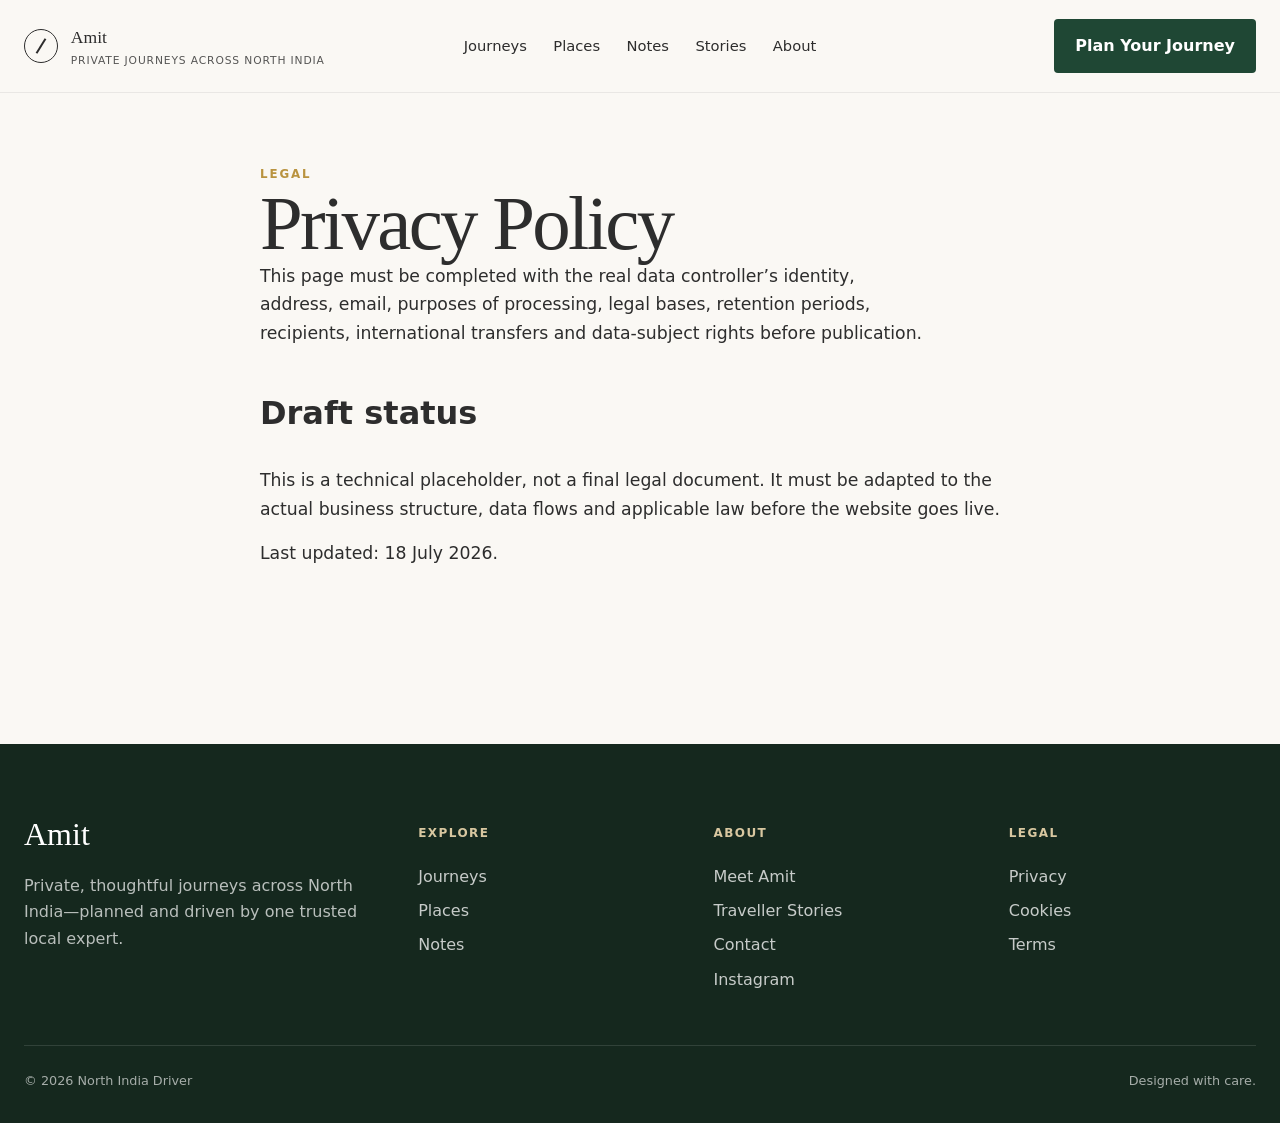
<file: privacy.html>
<!DOCTYPE html>

<html lang="en"><head><meta charset="utf-8"/><meta content="width=device-width,initial-scale=1" name="viewport"/>
<title>Privacy Policy | North India Driver</title><meta content="Privacy Policy" name="description"/>
<link href="assets/css/styles.css" rel="stylesheet"/></head><body>
<a class="skip-link" href="#main">Skip to content</a>
<header class="site-header inner">
<div class="container nav">
<a aria-label="North India Driver home" class="brand" href="index.html">
<span aria-hidden="true" class="compass"></span>
<span class="brand-copy"><strong>Amit</strong><span>Private Journeys Across North India</span></span>
</a>
<nav aria-label="Primary" class="nav-links">
<a href="journeys.html">Journeys</a><a href="places.html">Places</a><a href="index.html#notes">Notes</a><a href="index.html#stories">Stories</a><a href="index.html#about">About</a>
</nav>
<div class="nav-actions"><a class="btn btn-primary" href="contact.html">Plan Your Journey</a></div>
<button aria-expanded="false" aria-label="Open menu" class="nav-toggle"><span></span><span></span><span></span></button>
</div>
</header>
<div aria-label="Mobile navigation" class="mobile-menu">
<a href="journeys.html">Journeys</a><a href="places.html">Places</a><a href="index.html#notes">Notes</a><a href="index.html#stories">Stories</a><a href="index.html#about">About</a><a href="contact.html">Plan Your Journey</a>
</div>
<main id="main"><section class="section legal"><div class="container prose"><span class="eyebrow">Legal</span><h1 class="display">Privacy Policy</h1><p class="lead">This page must be completed with the real data controller’s identity, address, email, purposes of processing, legal bases, retention periods, recipients, international transfers and data-subject rights before publication.</p><h2>Draft status</h2><p>This is a technical placeholder, not a final legal document. It must be adapted to the actual business structure, data flows and applicable law before the website goes live.</p><p>Last updated: 18 July 2026.</p></div></section></main>
<footer class="site-footer">
<div class="container">
<div class="footer-grid">
<div><p class="footer-title">Amit</p><p style="max-width:26rem;color:rgba(255,255,255,.7)">Private, thoughtful journeys across North India—planned and driven by one trusted local expert.</p></div>
<div class="footer-col"><h4>Explore</h4><a href="journeys.html">Journeys</a><a href="places.html">Places</a><a href="index.html#notes">Notes</a></div>
<div class="footer-col"><h4>About</h4><a href="index.html#about">Meet Amit</a><a href="index.html#stories">Traveller Stories</a><a href="contact.html">Contact</a><a aria-label="Instagram north_india_driver" class="v18-instagram-link" href="https://www.instagram.com/north_india_driver/" rel="noopener" target="_blank">Instagram</a></div>
<div class="footer-col"><h4>Legal</h4><a href="privacy.html">Privacy</a><a href="cookies.html">Cookies</a><a href="terms.html">Terms</a></div>
</div>
<div class="footer-bottom"><span>© <span data-year=""></span> North India Driver</span><span>Designed with care.</span></div>
</div>
</footer>
<script src="assets/js/main.js"></script>
</body></html>
</file>
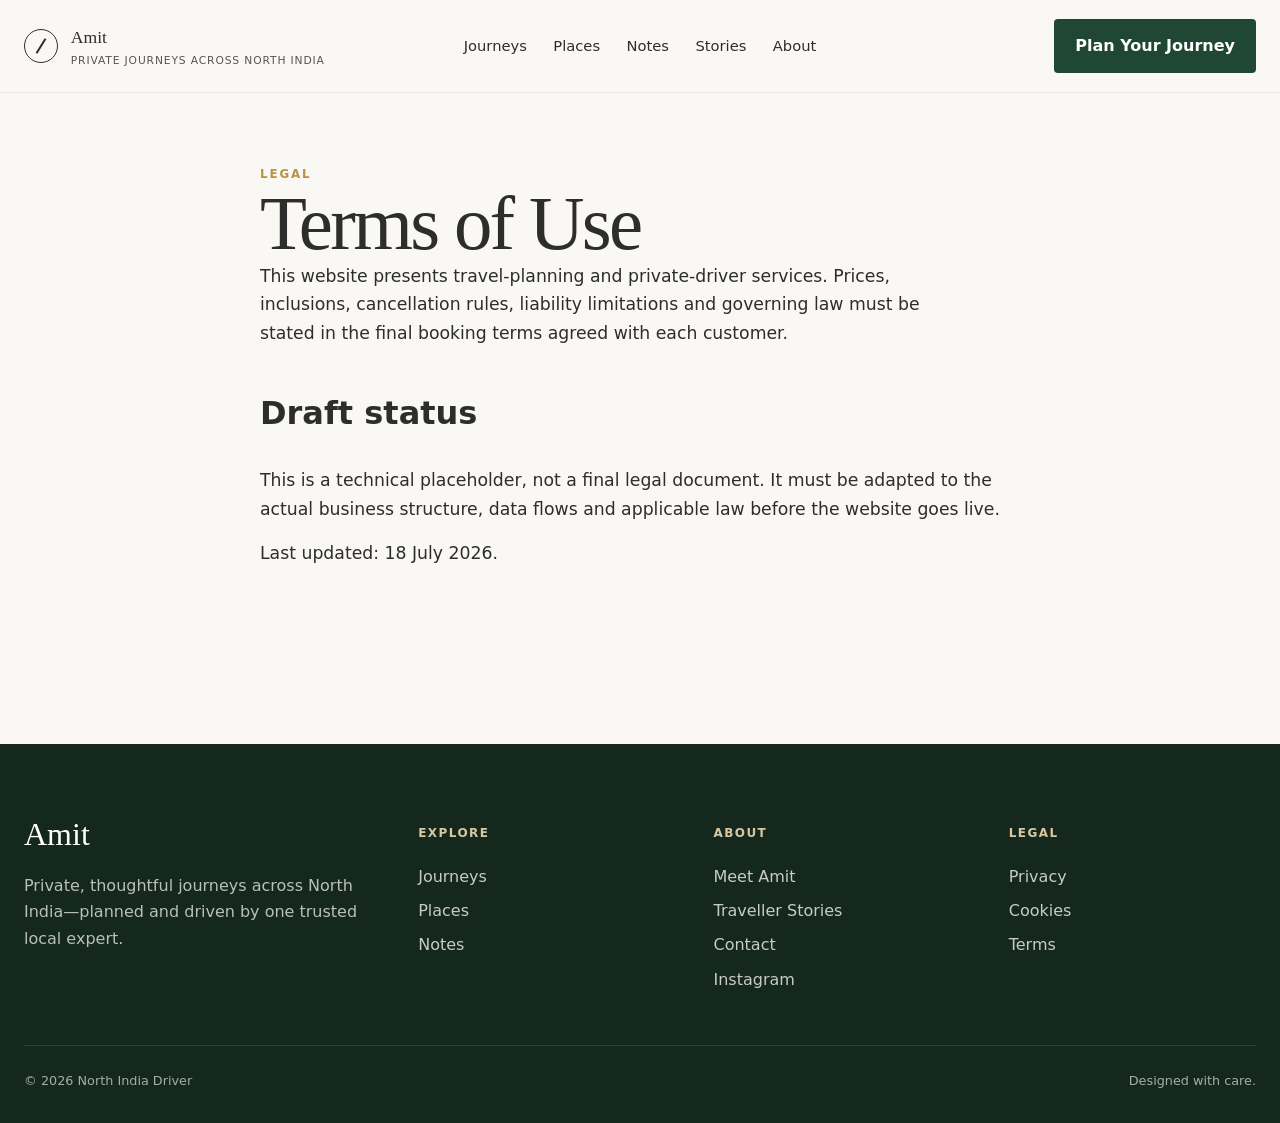
<file: terms.html>
<!DOCTYPE html>

<html lang="en"><head><meta charset="utf-8"/><meta content="width=device-width,initial-scale=1" name="viewport"/>
<title>Terms of Use | North India Driver</title><meta content="Terms of Use" name="description"/>
<link href="assets/css/styles.css" rel="stylesheet"/></head><body>
<a class="skip-link" href="#main">Skip to content</a>
<header class="site-header inner">
<div class="container nav">
<a aria-label="North India Driver home" class="brand" href="index.html">
<span aria-hidden="true" class="compass"></span>
<span class="brand-copy"><strong>Amit</strong><span>Private Journeys Across North India</span></span>
</a>
<nav aria-label="Primary" class="nav-links">
<a href="journeys.html">Journeys</a><a href="places.html">Places</a><a href="index.html#notes">Notes</a><a href="index.html#stories">Stories</a><a href="index.html#about">About</a>
</nav>
<div class="nav-actions"><a class="btn btn-primary" href="contact.html">Plan Your Journey</a></div>
<button aria-expanded="false" aria-label="Open menu" class="nav-toggle"><span></span><span></span><span></span></button>
</div>
</header>
<div aria-label="Mobile navigation" class="mobile-menu">
<a href="journeys.html">Journeys</a><a href="places.html">Places</a><a href="index.html#notes">Notes</a><a href="index.html#stories">Stories</a><a href="index.html#about">About</a><a href="contact.html">Plan Your Journey</a>
</div>
<main id="main"><section class="section legal"><div class="container prose"><span class="eyebrow">Legal</span><h1 class="display">Terms of Use</h1><p class="lead">This website presents travel-planning and private-driver services. Prices, inclusions, cancellation rules, liability limitations and governing law must be stated in the final booking terms agreed with each customer.</p><h2>Draft status</h2><p>This is a technical placeholder, not a final legal document. It must be adapted to the actual business structure, data flows and applicable law before the website goes live.</p><p>Last updated: 18 July 2026.</p></div></section></main>
<footer class="site-footer">
<div class="container">
<div class="footer-grid">
<div><p class="footer-title">Amit</p><p style="max-width:26rem;color:rgba(255,255,255,.7)">Private, thoughtful journeys across North India—planned and driven by one trusted local expert.</p></div>
<div class="footer-col"><h4>Explore</h4><a href="journeys.html">Journeys</a><a href="places.html">Places</a><a href="index.html#notes">Notes</a></div>
<div class="footer-col"><h4>About</h4><a href="index.html#about">Meet Amit</a><a href="index.html#stories">Traveller Stories</a><a href="contact.html">Contact</a><a aria-label="Instagram north_india_driver" class="v18-instagram-link" href="https://www.instagram.com/north_india_driver/" rel="noopener" target="_blank">Instagram</a></div>
<div class="footer-col"><h4>Legal</h4><a href="privacy.html">Privacy</a><a href="cookies.html">Cookies</a><a href="terms.html">Terms</a></div>
</div>
<div class="footer-bottom"><span>© <span data-year=""></span> North India Driver</span><span>Designed with care.</span></div>
</div>
</footer>
<script src="assets/js/main.js"></script>
</body></html>
</file>
<file: assets/css/styles.css>
:root{
  --forest:#1F4734;--forest-2:#173626;--sand:#D8C7A0;--ivory:#FAF8F4;
  --white:#FFFFFF;--charcoal:#2D2D2D;--muted:#6B6B6B;--gold:#B9933F;
  --line:rgba(45,45,45,.14);--shadow:0 12px 40px rgba(0,0,0,.06);
  --radius-s:4px;--radius-m:8px;--container:1280px;
  --space-1:.5rem;--space-2:1rem;--space-3:1.5rem;--space-4:2.5rem;
  --space-5:4rem;--space-6:6rem;--space-7:10rem
}
*{box-sizing:border-box}
html{scroll-behavior:smooth}
body{margin:0;font-family:Inter,ui-sans-serif,system-ui,-apple-system,BlinkMacSystemFont,"Segoe UI",sans-serif;color:var(--charcoal);background:var(--ivory);line-height:1.65;-webkit-font-smoothing:antialiased}
img{display:block;max-width:100%;height:auto}
a{color:inherit;text-decoration:none}
button,input,textarea,select{font:inherit}
button{cursor:pointer}
.skip-link{position:fixed;left:1rem;top:-4rem;z-index:1000;background:#fff;padding:.75rem 1rem;border-radius:4px}
.skip-link:focus{top:1rem}
.container{width:min(calc(100% - 3rem),var(--container));margin-inline:auto}
.eyebrow{text-transform:uppercase;letter-spacing:.16em;font-size:.74rem;font-weight:700;color:var(--gold)}
.display{font-family:Georgia,"Times New Roman",serif;font-weight:500;line-height:.98;letter-spacing:-.035em;margin:0}
h1{font-size:clamp(3.3rem,7vw,6.2rem)}
h2{font-size:clamp(2.5rem,4vw,4.4rem)}
h3{font-size:clamp(1.65rem,2vw,2.3rem)}
p{margin:0 0 1rem}
.lead{font-size:clamp(1.1rem,1.7vw,1.35rem);max-width:42rem}
.muted{color:var(--muted)}
.section{padding:var(--space-7) 0}
.section-sm{padding:var(--space-6) 0}
.surface{background:#fff}
.grid-2{display:grid;grid-template-columns:1fr 1fr;gap:clamp(2rem,5vw,6rem);align-items:center}
.grid-3{display:grid;grid-template-columns:repeat(3,1fr);gap:2rem}
.stack>*+*{margin-top:1.25rem}
.btn{display:inline-flex;align-items:center;justify-content:center;gap:.65rem;min-height:48px;padding:.8rem 1.25rem;border:1px solid transparent;border-radius:var(--radius-s);font-weight:650;transition:180ms ease-out}
.btn-primary{background:var(--forest);color:#fff}.btn-primary:hover{background:var(--forest-2);transform:translateY(-1px)}
.btn-secondary{border-color:rgba(255,255,255,.7);color:#fff;background:rgba(0,0,0,.08)}.btn-secondary:hover{background:rgba(255,255,255,.12)}
.btn-outline{border-color:var(--forest);color:var(--forest);background:transparent}.btn-outline:hover{background:rgba(31,71,52,.06)}
.text-link{font-weight:700;color:var(--forest);display:inline-flex;gap:.5rem;align-items:center}.text-link::after{content:"→";transition:180ms}.text-link:hover::after{transform:translateX(4px)}
.site-header{position:fixed;inset:0 0 auto;z-index:50;color:white;transition:240ms ease-out}
.site-header.scrolled,.site-header.inner{color:var(--charcoal);background:rgba(250,248,244,.96);backdrop-filter:blur(14px);border-bottom:1px solid rgba(45,45,45,.08)}
.nav{min-height:92px;display:grid;grid-template-columns:1fr auto 1fr;align-items:center;gap:2rem}
.brand{display:flex;align-items:center;gap:.8rem}.compass{width:34px;height:34px;border:1px solid currentColor;border-radius:50%;position:relative;display:inline-block}
.compass::before{content:"";position:absolute;left:50%;top:50%;width:2px;height:17px;background:currentColor;transform:translate(-50%,-50%) rotate(32deg)}
.brand-copy strong{display:block;font-family:Georgia,serif;font-size:1.1rem;font-weight:500}.brand-copy span{display:block;font-size:.67rem;letter-spacing:.08em;text-transform:uppercase;opacity:.8}
.nav-links{display:flex;gap:1.65rem;font-size:.92rem}.nav-actions{display:flex;justify-content:flex-end}.nav-toggle{display:none;background:none;border:0;color:inherit;padding:.5rem}.nav-toggle span{display:block;width:24px;height:1px;background:currentColor;margin:5px 0}
.hero{min-height:100svh;position:relative;color:#fff;display:flex;align-items:flex-end;background:linear-gradient(180deg,rgba(0,0,0,.16),rgba(0,0,0,.62)),url("https://images.unsplash.com/photo-1477587458883-47145ed94245?auto=format&fit=crop&w=2200&q=82") center/cover no-repeat}
.hero-content{padding:10rem 0 6rem;max-width:850px}.hero p{font-size:clamp(1.05rem,1.7vw,1.35rem);max-width:39rem;margin:1.5rem 0 2rem}.hero-actions{display:flex;gap:1rem;flex-wrap:wrap}.trust-row{display:flex;gap:1.5rem;flex-wrap:wrap;margin-top:2.5rem;font-size:.88rem;opacity:.9}.trust-row span::before{content:"✓";margin-right:.45rem;color:var(--sand)}
.intro-grid{display:grid;grid-template-columns:1.05fr .95fr;gap:6rem;align-items:start}.pillars{display:grid;grid-template-columns:repeat(3,1fr);gap:2rem;margin-top:4rem}.pillar{border-top:2px solid var(--forest);padding-top:1rem}.pillar h3{font-family:Georgia,serif;font-weight:500;font-size:1.6rem;margin:.2rem 0 .5rem}
.story-image{min-height:650px;background:url("https://images.unsplash.com/photo-1500530855697-b586d89ba3ee?auto=format&fit=crop&w=1400&q=82") center/cover;border-radius:var(--radius-m)}.story-panel{padding:clamp(1rem,4vw,4rem)}.signature{font-family:Georgia,serif;font-size:2rem;font-style:italic;color:var(--forest)}
.journeys-grid{display:grid;grid-template-columns:1.5fr 1fr;grid-template-rows:repeat(3,220px);gap:1rem;margin-top:3rem}.journey-tile{position:relative;overflow:hidden;border-radius:var(--radius-m);color:white;min-height:220px}.journey-tile:first-child{grid-row:1/4}.journey-tile img{width:100%;height:100%;object-fit:cover;transition:400ms ease-out}.journey-tile::after{content:"";position:absolute;inset:0;background:linear-gradient(180deg,transparent,rgba(0,0,0,.68))}.journey-tile:hover img{transform:scale(1.02)}.journey-copy{position:absolute;z-index:2;left:1.5rem;right:1.5rem;bottom:1.4rem}.journey-copy h3{font-family:Georgia,serif;font-weight:500;margin:0;font-size:2rem}.journey-copy p{margin:.35rem 0 0;opacity:.88;font-size:.9rem}
.place-list{display:grid;gap:5rem;margin-top:4rem}.place{display:grid;grid-template-columns:.6fr 1.4fr;gap:3rem;align-items:end}.place:nth-child(even){grid-template-columns:1.4fr .6fr}.place:nth-child(even) .place-copy{order:2}.place-photo{aspect-ratio:16/9;overflow:hidden;border-radius:var(--radius-m)}.place-photo img{width:100%;height:100%;object-fit:cover;transition:400ms}.place:hover img{transform:scale(1.02)}.place-copy h3{font-family:Georgia,serif;font-size:clamp(2.6rem,5vw,5rem);font-weight:500;margin:0}
.quote-section{background:#efe9dc}.quote{max-width:900px;margin:auto;text-align:center}.quote blockquote{font-family:Georgia,serif;font-size:clamp(2.4rem,5vw,4.6rem);line-height:1.04;margin:0 0 2rem}.quote-meta{font-size:.9rem;color:var(--muted)}
.notes-grid{display:grid;grid-template-columns:repeat(2,1fr);gap:2rem;margin-top:3rem}.note-card{background:#fff;border-radius:var(--radius-m);overflow:hidden;box-shadow:var(--shadow)}.note-card img{aspect-ratio:3/2;width:100%;object-fit:cover}.note-body{padding:1.5rem}.note-body h3{font-family:Georgia,serif;font-size:2rem;font-weight:500;margin:.3rem 0 .75rem}.meta{display:flex;gap:1rem;flex-wrap:wrap;font-size:.8rem;color:var(--muted)}
.cta{background:var(--forest);color:white;text-align:center;padding:8rem 0}.cta p{max-width:42rem;margin:1.5rem auto 2rem;color:rgba(255,255,255,.8)}
.site-footer{background:#15281e;color:#fff;padding:4rem 0 2rem}.footer-grid{display:grid;grid-template-columns:1.4fr repeat(3,1fr);gap:3rem}.footer-title{font-family:Georgia,serif;font-size:2rem;margin:0 0 .75rem}.footer-col h4{font-size:.75rem;text-transform:uppercase;letter-spacing:.12em;color:var(--sand)}.footer-col a{display:block;padding:.25rem 0;color:rgba(255,255,255,.76)}.footer-bottom{display:flex;justify-content:space-between;gap:1rem;margin-top:3rem;padding-top:1.5rem;border-top:1px solid rgba(255,255,255,.12);font-size:.8rem;color:rgba(255,255,255,.62)}
.page-hero{min-height:72svh;display:flex;align-items:flex-end;color:#fff;padding:9rem 0 5rem;background:linear-gradient(180deg,rgba(0,0,0,.16),rgba(0,0,0,.62)),var(--bg) center/cover no-repeat}.page-hero.compact{min-height:48svh}.quick-facts{display:grid;grid-template-columns:repeat(4,1fr);gap:1rem;margin-top:-2rem;position:relative;z-index:3}.fact{background:#fff;padding:1.3rem;border-radius:var(--radius-m);box-shadow:var(--shadow)}.fact span{font-size:.74rem;text-transform:uppercase;letter-spacing:.1em;color:var(--muted)}.fact strong{display:block;margin-top:.35rem}
.prose{max-width:760px;margin-inline:auto}.prose p{font-size:1.08rem}.route{border-left:1px solid var(--line);margin-left:.7rem;padding-left:2rem}.route-stop{position:relative;padding-bottom:2rem}.route-stop::before{content:"";position:absolute;left:-2.4rem;top:.45rem;width:.75rem;height:.75rem;background:var(--gold);border-radius:50%;box-shadow:0 0 0 5px var(--ivory)}.route-stop h3{font-family:Georgia,serif;font-weight:500;margin:0}
.form-grid{display:grid;grid-template-columns:1fr 1fr;gap:1rem}.field{display:flex;flex-direction:column;gap:.45rem}.field.full{grid-column:1/-1}label{font-size:.86rem;font-weight:650}input,textarea,select{width:100%;min-height:56px;padding:.8rem 1rem;border:1px solid rgba(45,45,45,.22);border-radius:4px;background:#fff;color:var(--charcoal)}textarea{min-height:150px;resize:vertical}input:focus,textarea:focus,select:focus{outline:3px solid rgba(31,71,52,.18);border-color:var(--forest)}
.contact-card{background:#fff;padding:clamp(1.5rem,4vw,3rem);border-radius:var(--radius-m);box-shadow:var(--shadow)}
.legal{padding-top:10rem}.legal h1{font-size:clamp(2.7rem,6vw,5rem)}.legal h2{font-size:2rem;margin-top:2.5rem}.mobile-menu{display:none}
@media (max-width:980px){.nav{grid-template-columns:1fr auto}.nav-links,.nav-actions{display:none}.nav-toggle{display:block}.mobile-menu{display:none;position:fixed;inset:0;background:var(--ivory);color:var(--charcoal);z-index:45;padding:8rem 2rem 2rem}.mobile-menu.open{display:block}.mobile-menu a{display:block;font-family:Georgia,serif;font-size:2.3rem;padding:.55rem 0}.grid-2,.intro-grid{grid-template-columns:1fr}.pillars,.grid-3{grid-template-columns:1fr}.journeys-grid{grid-template-columns:1fr;grid-template-rows:auto}.journey-tile:first-child{grid-row:auto;min-height:460px}.place,.place:nth-child(even){grid-template-columns:1fr}.place:nth-child(even) .place-copy{order:0}.quick-facts{grid-template-columns:repeat(2,1fr)}.footer-grid{grid-template-columns:1fr 1fr}}
@media (max-width:640px){:root{--space-7:6.5rem;--space-6:4.5rem}.container{width:min(calc(100% - 2rem),var(--container))}.nav{min-height:76px}.brand-copy span{display:none}.hero{min-height:88svh;background-position:60% center}.hero-content{padding-bottom:3rem}.hero-actions{flex-direction:column;align-items:stretch}.btn{width:100%}.trust-row{display:grid;gap:.5rem}.story-image{min-height:470px}.notes-grid{grid-template-columns:1fr}.quick-facts{grid-template-columns:1fr 1fr}.form-grid{grid-template-columns:1fr}.field.full{grid-column:auto}.footer-grid{grid-template-columns:1fr}.footer-bottom{flex-direction:column}.page-hero{min-height:64svh}}
@media (prefers-reduced-motion:reduce){*{scroll-behavior:auto!important;animation:none!important;transition:none!important}}

/* ===== North India Driver v2 additions ===== */
:root{
  --cream:#f4efe6;
  --ink:#183327;
  --moss:#254d38;
  --bronze:#b48a43;
}
.site-header.hero-nav{background:linear-gradient(180deg,rgba(8,21,15,.58),rgba(8,21,15,0));}
.hero-v2{
  min-height:94svh;
  display:flex;
  align-items:center;
  color:#fff;
  position:relative;
  background:
    linear-gradient(90deg,rgba(8,20,15,.78) 0%,rgba(8,20,15,.50) 38%,rgba(8,20,15,.14) 72%,rgba(8,20,15,.05) 100%),
    url("https://images.unsplash.com/photo-1524492412937-b28074a5d7da?auto=format&fit=crop&w=2400&q=92") center 46%/cover no-repeat;
}
.hero-v2::after{
  content:"";
  position:absolute;
  inset:auto 0 0;
  height:180px;
  background:linear-gradient(180deg,transparent,rgba(0,0,0,.22));
}
.hero-v2 .container{position:relative;z-index:2}
.hero-v2-content{padding:10rem 0 7rem;max-width:860px}
.hero-v2 h1{max-width:820px;font-size:clamp(3.5rem,6.2vw,6.8rem);line-height:.95}
.hero-v2 p{max-width:660px;font-size:clamp(1.05rem,1.6vw,1.3rem);color:rgba(255,255,255,.88);margin:1.5rem 0 2rem}
.hero-v2-actions{display:flex;gap:1rem;flex-wrap:wrap}
.whatsapp-btn{background:#fff;color:var(--forest);border-color:#fff}
.whatsapp-btn:hover{background:#efe9dc}
.hero-badges{display:flex;gap:1.25rem;flex-wrap:wrap;margin-top:2rem;font-size:.86rem;color:rgba(255,255,255,.86)}
.hero-badges span{display:flex;gap:.4rem;align-items:center}
.hero-badges span::before{content:"✓";color:#dfc17f}

.service-intro{background:var(--cream)}
.kicker-center{text-align:center}
.service-grid{
  display:grid;
  grid-template-columns:repeat(3,1fr);
  gap:1.5rem;
  margin-top:3rem;
}
.service-card{
  background:white;
  border:1px solid rgba(24,51,39,.10);
  border-radius:18px;
  padding:2rem;
  box-shadow:0 14px 40px rgba(22,45,34,.06);
}
.service-card .num{font-family:Georgia,serif;font-size:2rem;color:var(--bronze)}
.service-card h3{font-family:Georgia,serif;font-weight:500;font-size:1.7rem;margin:.4rem 0 .8rem}
.people-section{background:white}
.people-grid{display:grid;grid-template-columns:1fr 1fr;gap:2rem}
.person-card{border-radius:20px;overflow:hidden;background:var(--cream);display:grid;grid-template-columns:.9fr 1.1fr;min-height:420px}
.person-photo{min-height:420px;background-size:cover;background-position:center}
.person-photo.placeholder-amit{background:linear-gradient(180deg,rgba(0,0,0,.04),rgba(0,0,0,.12)),url("../images/amit-car.jpg") center/cover}
.person-photo.placeholder-mario{background:linear-gradient(180deg,rgba(0,0,0,.03),rgba(0,0,0,.10)),url("../images/mario-india.jpg") center 58%/cover}
.person-copy{padding:2rem;display:flex;flex-direction:column;justify-content:center}
.person-copy h3{font-family:Georgia,serif;font-weight:500;font-size:2.3rem;margin:.2rem 0}
.person-role{font-size:.78rem;letter-spacing:.12em;text-transform:uppercase;color:var(--bronze);font-weight:700}
.person-actions{display:flex;gap:.8rem;flex-wrap:wrap;margin-top:1rem}
.contact-strip{background:var(--forest);color:white}
.contact-strip-grid{display:grid;grid-template-columns:1.3fr 1fr 1fr;gap:1.5rem;align-items:center}
.contact-box{border-left:1px solid rgba(255,255,255,.22);padding-left:1.5rem}
.contact-box strong{display:block;font-family:Georgia,serif;font-size:1.6rem;font-weight:500}
.contact-box a{color:#fff;text-decoration:underline;text-underline-offset:4px}
.email-pending{display:inline-flex;padding:.45rem .7rem;border-radius:999px;background:rgba(255,255,255,.1);font-size:.8rem;margin-top:.6rem}
.itinerary-preview{background:#fff}
.itinerary-grid{display:grid;grid-template-columns:repeat(3,1fr);gap:1.5rem;margin-top:3rem}
.itinerary-card{position:relative;min-height:420px;border-radius:18px;overflow:hidden;color:white}
.itinerary-card img{width:100%;height:100%;object-fit:cover}
.itinerary-card::after{content:"";position:absolute;inset:0;background:linear-gradient(180deg,transparent 30%,rgba(0,0,0,.78))}
.itinerary-info{position:absolute;z-index:2;left:1.4rem;right:1.4rem;bottom:1.3rem}
.itinerary-info h3{font-family:Georgia,serif;font-size:2rem;font-weight:500;margin:0}
.floating-help{
  position:fixed;
  right:1rem;
  bottom:1rem;
  z-index:60;
  display:grid;
  gap:.6rem;
}
.floating-help a{
  display:flex;
  align-items:center;
  gap:.55rem;
  padding:.8rem 1rem;
  border-radius:999px;
  box-shadow:0 10px 28px rgba(0,0,0,.18);
  font-weight:700;
}
.floating-help .india{background:#fff;color:var(--forest)}
.floating-help .italy{background:#2d5d43;color:#fff}
.photo-note{font-size:.8rem;color:var(--muted);font-style:italic;margin-top:.8rem}

@media (max-width:980px){
  .service-grid,.itinerary-grid{grid-template-columns:1fr}
  .people-grid{grid-template-columns:1fr}
  .person-card{grid-template-columns:1fr}
  .contact-strip-grid{grid-template-columns:1fr}
  .contact-box{border-left:0;border-top:1px solid rgba(255,255,255,.22);padding-left:0;padding-top:1rem}
}
@media (max-width:640px){
  .hero-v2 h1{font-size:clamp(3rem,15vw,4.7rem)}
  .hero-v2-actions{flex-direction:column}
  .person-photo{min-height:360px}
  .floating-help a{font-size:.82rem;padding:.7rem .85rem}
}

.real-gallery{background:var(--cream)}
.real-gallery-grid{display:grid;grid-template-columns:repeat(4,1fr);gap:1rem;margin-top:2.5rem}
.real-gallery-grid figure{margin:0;border-radius:16px;overflow:hidden;background:#fff;box-shadow:0 12px 32px rgba(22,45,34,.07)}
.real-gallery-grid img{width:100%;height:330px;object-fit:cover;display:block}
.real-gallery-grid figcaption{padding:.9rem 1rem;font-size:.86rem;color:var(--muted)}
@media(max-width:980px){.real-gallery-grid{grid-template-columns:repeat(2,1fr)}}
@media(max-width:640px){.real-gallery-grid{grid-template-columns:1fr}.real-gallery-grid img{height:360px}}

/* ===== V4 compact team and refined hero ===== */
.hero-v2-content{padding:9rem 0 5rem;max-width:760px}
.hero-v2 h1{font-size:clamp(3.7rem,6vw,6.4rem);line-height:.94;letter-spacing:-.035em}
.hero-v2 p{max-width:590px}
.people-section{padding-top:5rem;padding-bottom:5rem}
.people-section .display{max-width:760px}
.people-grid.compact-team{
  grid-template-columns:1fr 1fr;
  gap:1.25rem;
  margin-top:2.3rem !important;
}
.compact-person{
  display:grid;
  grid-template-columns:155px 1fr;
  min-height:0;
  border:1px solid rgba(24,51,39,.10);
  border-radius:18px;
  overflow:hidden;
  background:#f7f3eb;
  box-shadow:0 10px 30px rgba(22,45,34,.05);
}
.compact-person .person-photo{
  min-height:245px;
  height:100%;
}
.compact-person .person-copy{
  padding:1.45rem 1.55rem;
}
.compact-person .person-copy h3{
  font-size:2rem;
  margin:.15rem 0 .55rem;
}
.compact-person .person-copy p{
  font-size:.93rem;
  line-height:1.55;
  margin:.2rem 0;
}
.compact-person .person-actions{
  margin-top:.85rem;
}
.compact-person .btn{
  padding:.72rem .9rem;
  font-size:.82rem;
}
.compact-person .photo-note{display:none}
.team-intro{
  display:flex;
  align-items:end;
  justify-content:space-between;
  gap:2rem;
}
.team-intro p{max-width:430px;margin:0}
@media(max-width:900px){
  .people-grid.compact-team{grid-template-columns:1fr}
}
@media(max-width:620px){
  .team-intro{display:block}
  .compact-person{grid-template-columns:112px 1fr}
  .compact-person .person-photo{min-height:220px}
  .compact-person .person-copy{padding:1.15rem}
  .compact-person .person-copy h3{font-size:1.65rem}
}

/* ===== V5 — Homepage aligned to the approved mockup ===== */
body.home-v5{background:#f8f6f2;color:#1a2d27}
.v5-header{
  position:absolute;
  top:0; left:0; right:0;
  z-index:50;
  background:rgba(255,255,255,.96);
  border-bottom:1px solid rgba(20,42,34,.08);
}
.v5-nav{
  height:82px;
  display:grid;
  grid-template-columns:auto 1fr auto;
  align-items:center;
  gap:2rem;
}
.v5-brand{
  display:flex;
  align-items:center;
  gap:.85rem;
  color:#17342b;
  text-decoration:none;
}
.v5-brand-mark{
  width:44px;height:52px;
  border:1px solid #bd8d3a;
  border-radius:50% 50% 8px 8px;
  display:grid;place-items:center;
  color:#bd8d3a;
  font-family:Georgia,serif;
  font-size:1.45rem;
}
.v5-brand-copy strong{
  display:block;
  font-family:Georgia,serif;
  font-size:1.48rem;
  letter-spacing:.06em;
  font-weight:500;
  text-transform:uppercase;
}
.v5-brand-copy span{
  display:block;
  margin-top:.15rem;
  color:#b67f2a;
  letter-spacing:.22em;
  font-size:.72rem;
  text-transform:uppercase;
}
.v5-links{
  display:flex;
  justify-content:center;
  gap:2rem;
}
.v5-links a{
  color:#111;
  text-decoration:none;
  font-size:.92rem;
}
.v5-links a.active{color:#b67f2a;border-bottom:1px solid #b67f2a;padding-bottom:.55rem}
.v5-nav-actions{display:flex;align-items:center;gap:1rem}
.v5-lang{font-size:.86rem;color:#1d2d27}
.v5-contact-top{
  display:inline-flex;
  align-items:center;
  gap:.5rem;
  padding:.95rem 1.15rem;
  background:#17392f;
  color:#fff;
  text-decoration:none;
  border-radius:3px;
  font-size:.82rem;
  letter-spacing:.05em;
}
.v5-hero{
  min-height:735px;
  padding-top:82px;
  position:relative;
  display:flex;
  align-items:center;
  background:
    linear-gradient(90deg,rgba(255,248,233,.94) 0%,rgba(255,247,231,.76) 37%,rgba(255,247,231,.10) 63%),
    url("https://images.unsplash.com/photo-1599661046289-e31897846e41?auto=format&fit=crop&w=2400&q=92") center 45%/cover no-repeat;
}
.v5-hero-inner{
  position:relative;
  z-index:2;
  padding:6.7rem 0 9rem;
}
.v5-hero-copy{max-width:630px}
.v5-hero h1{
  margin:0;
  font-family:Georgia,serif;
  font-weight:400;
  font-size:clamp(3.7rem,5.8vw,6rem);
  line-height:.98;
  letter-spacing:-.035em;
  color:#183329;
}
.v5-hero h1 em{
  display:block;
  color:#b4771e;
  font-weight:400;
}
.v5-divider{
  display:flex;align-items:center;gap:.7rem;
  width:335px;
  margin:1.8rem 0 1.35rem;
  color:#b67f2a;
}
.v5-divider::before,.v5-divider::after{content:"";height:1px;background:#b67f2a;flex:1}
.v5-divider span{font-size:.8rem}
.v5-hero p{
  max-width:480px;
  font-size:1.08rem;
  line-height:1.55;
  color:#20372f;
}
.v5-hero-actions{display:flex;gap:1rem;margin-top:1.8rem;flex-wrap:wrap}
.v5-btn-dark,.v5-btn-ghost{
  display:inline-flex;align-items:center;gap:.65rem;
  padding:1rem 1.25rem;
  text-decoration:none;
  border-radius:3px;
  font-size:.82rem;
  letter-spacing:.04em;
}
.v5-btn-dark{background:#17392f;color:#fff}
.v5-btn-ghost{border:1px solid rgba(255,255,255,.78);color:#fff;background:rgba(30,45,38,.18);backdrop-filter:blur(4px)}
.v5-benefits-wrap{
  position:absolute;
  left:0;right:0;bottom:-1px;
  z-index:5;
}
.v5-benefits{
  background:rgba(255,255,255,.96);
  box-shadow:0 8px 30px rgba(20,42,34,.12);
  display:grid;
  grid-template-columns:repeat(4,1fr);
  padding:1.8rem 2.25rem;
}
.v5-benefit{
  display:grid;
  grid-template-columns:42px 1fr;
  gap:1rem;
  padding:0 1.45rem;
  border-right:1px solid rgba(20,42,34,.14);
}
.v5-benefit:first-child{padding-left:0}
.v5-benefit:last-child{border-right:0;padding-right:0}
.v5-icon{
  width:38px;height:38px;border:1px solid #b67f2a;color:#b67f2a;
  display:grid;place-items:center;border-radius:50%;
  font-size:1rem;
}
.v5-benefit h3{font-family:Georgia,serif;font-size:1.15rem;font-weight:500;margin:0 0 .35rem}
.v5-benefit p{font-size:.84rem;line-height:1.45;margin:0;color:#4d5c56}
.v5-itineraries{padding:3.7rem 0 5rem;background:#fbfaf8}
.v5-section-head{display:flex;justify-content:space-between;align-items:end;gap:2rem;margin-bottom:1.35rem}
.v5-section-head h2{font-family:Georgia,serif;font-weight:400;font-size:2.2rem;margin:0}
.v5-section-head p{margin:.35rem 0 0;color:#5f6864;font-size:.9rem}
.v5-view-all{color:#17392f;text-decoration:none;font-size:.78rem;letter-spacing:.08em}
.v5-card-grid{display:grid;grid-template-columns:repeat(3,1fr);gap:1rem}
.v5-card{position:relative;min-height:300px;overflow:hidden;border-radius:4px;color:#fff}
.v5-card img{width:100%;height:100%;object-fit:cover;display:block}
.v5-card::after{content:"";position:absolute;inset:0;background:linear-gradient(180deg,transparent 42%,rgba(0,0,0,.72))}
.v5-card-copy{position:absolute;z-index:2;left:1.25rem;right:1.25rem;bottom:1rem}
.v5-card-copy h3{font-family:Georgia,serif;font-weight:400;font-size:1.55rem;margin:0}
.v5-card-copy span{font-size:.88rem}
.v5-italian-box{
  position:fixed;
  z-index:70;
  right:1rem;
  bottom:1rem;
  width:260px;
  background:#fff;
  border-radius:10px;
  box-shadow:0 16px 40px rgba(0,0,0,.18);
  overflow:hidden;
}
.v5-italian-box h3{
  margin:0;
  padding:.8rem 1rem;
  background:#17392f;
  color:#fff;
  font-size:1rem;
  font-weight:500;
  text-align:center;
}
.v5-italian-row{
  display:flex;justify-content:space-between;align-items:center;
  padding:1rem;
  border-top:1px solid rgba(20,42,34,.1);
}
.v5-italian-row:first-of-type{border-top:0}
.v5-italian-row span{font-size:.78rem;color:#263a32}
.v5-italian-row strong{display:block;font-size:.86rem}
.v5-mini-team{padding:4.5rem 0;background:#f2eee6}
.v5-mini-grid{display:grid;grid-template-columns:1fr 1fr;gap:1rem}
.v5-mini-card{
  background:#fff;
  display:grid;
  grid-template-columns:120px 1fr;
  min-height:180px;
  border-radius:8px;
  overflow:hidden;
  box-shadow:0 8px 24px rgba(20,42,34,.06);
}
.v5-mini-card img{width:100%;height:100%;object-fit:cover}
.v5-mini-copy{padding:1.2rem 1.35rem}
.v5-mini-copy small{color:#b67f2a;text-transform:uppercase;letter-spacing:.11em}
.v5-mini-copy h3{font-family:Georgia,serif;font-size:1.8rem;font-weight:400;margin:.25rem 0 .55rem}
.v5-mini-copy p{font-size:.88rem;line-height:1.5;margin:0 0 .8rem}
.v5-mini-copy a{font-size:.82rem;color:#17392f}
@media(max-width:1050px){
  .v5-links{display:none}
  .v5-nav{grid-template-columns:1fr auto}
  .v5-benefits{grid-template-columns:1fr 1fr;gap:1.2rem}
  .v5-benefit{border-right:0;border-bottom:1px solid rgba(20,42,34,.12);padding:0 0 1rem}
  .v5-benefit:nth-last-child(-n+2){border-bottom:0}
}
@media(max-width:760px){
  .v5-header{position:relative}
  .v5-nav{height:auto;padding:1rem 0}
  .v5-brand-copy strong{font-size:1.05rem}
  .v5-brand-copy span{font-size:.58rem}
  .v5-lang{display:none}
  .v5-contact-top{padding:.75rem .8rem}
  .v5-hero{padding-top:0;min-height:auto;background-position:62% center}
  .v5-hero-inner{padding:5rem 0 14rem}
  .v5-hero-copy{max-width:85%}
  .v5-hero h1{font-size:3.25rem}
  .v5-benefits{grid-template-columns:1fr;padding:1.25rem}
  .v5-benefit{border-bottom:1px solid rgba(20,42,34,.12)!important;padding:0 0 1rem!important}
  .v5-benefit:last-child{border-bottom:0!important}
  .v5-card-grid,.v5-mini-grid{grid-template-columns:1fr}
  .v5-italian-box{width:220px}
}

/* ===== V6 authentic photo edition ===== */
.v6-hero{
  background:
    linear-gradient(90deg,rgba(255,249,237,.96) 0%,rgba(255,247,231,.82) 33%,rgba(255,247,231,.28) 53%,rgba(10,28,21,.05) 75%),
    url("../images/hero-amber-fort.jpg") center 54%/cover no-repeat;
}
.v6-about{padding:6rem 0;background:#f3eee4}
.v6-about-grid{display:grid;grid-template-columns:.82fr 1.18fr;gap:4rem;align-items:center}
.v6-about-image{border-radius:8px;overflow:hidden;box-shadow:0 18px 48px rgba(20,42,34,.14)}
.v6-about-image img{display:block;width:100%;height:610px;object-fit:cover;object-position:center 35%}
.v6-kicker{display:block;color:#b67f2a;text-transform:uppercase;letter-spacing:.14em;font-size:.75rem;margin-bottom:.65rem}
.v6-about-copy h2{font-family:Georgia,serif;font-size:clamp(2.6rem,4vw,4.4rem);line-height:1.02;font-weight:400;margin:0 0 1.4rem;color:#17392f}
.v6-about-copy p{font-size:1rem;line-height:1.7;color:#3c4e47;max-width:720px}
.v6-facts{display:grid;grid-template-columns:1fr 1fr;gap:1rem;margin:2rem 0}
.v6-facts div{padding:1rem 1.05rem;background:rgba(255,255,255,.7);border-left:2px solid #b67f2a}
.v6-facts strong{display:block;font-family:Georgia,serif;font-size:1.1rem;color:#17392f;margin-bottom:.25rem}
.v6-facts span{font-size:.84rem;color:#5a6862;line-height:1.45}
.v6-trust{padding:5rem 0;background:#fbfaf8}
.v6-trust-grid{display:grid;grid-template-columns:repeat(3,1fr);gap:1rem}
.v6-trust-grid img{width:100%;height:380px;object-fit:cover;border-radius:6px;display:block}
.v6-gallery{padding:5.5rem 0;background:#fff}
.v6-mosaic{display:grid;grid-template-columns:repeat(4,1fr);grid-auto-rows:250px;gap:.8rem}
.v6-mosaic figure{position:relative;margin:0;overflow:hidden;border-radius:5px;background:#ddd}
.v6-mosaic figure.wide{grid-column:span 2}
.v6-mosaic img{width:100%;height:100%;object-fit:cover;display:block;transition:transform .45s ease}
.v6-mosaic figure:hover img{transform:scale(1.035)}
.v6-mosaic figcaption{position:absolute;left:0;right:0;bottom:0;padding:2.4rem 1rem .85rem;color:#fff;background:linear-gradient(transparent,rgba(0,0,0,.7));font-family:Georgia,serif;font-size:1.05rem}
@media(max-width:980px){
  .v6-about-grid{grid-template-columns:1fr;gap:2.2rem}
  .v6-about-image img{height:520px}
  .v6-trust-grid{grid-template-columns:1fr 1fr}
  .v6-mosaic{grid-template-columns:repeat(2,1fr)}
}
@media(max-width:640px){
  .v6-hero{background-position:62% center}
  .v6-about{padding:4rem 0}
  .v6-about-image img{height:420px}
  .v6-facts{grid-template-columns:1fr}
  .v6-trust-grid{grid-template-columns:1fr}
  .v6-trust-grid img{height:420px}
  .v6-mosaic{grid-template-columns:1fr;grid-auto-rows:360px}
  .v6-mosaic figure.wide{grid-column:span 1}
}

/* ===== V7 requested visual refinements ===== */
.v6-hero{
  background:
    linear-gradient(90deg,rgba(255,249,237,.98) 0%,rgba(255,247,231,.90) 32%,rgba(255,247,231,.42) 51%,rgba(255,247,231,.05) 74%),
    url("../images/hero-approved-reference.jpg") right center/cover no-repeat;
}

/* ===== V8 hero: user's Rajasthan architecture photo ===== */
.v6-hero{
  background:
    linear-gradient(90deg,rgba(255,249,237,.98) 0%,rgba(255,247,231,.91) 31%,rgba(255,247,231,.48) 50%,rgba(255,247,231,.10) 72%),
    url("../images/amber-palace-front.jpg") center 43%/cover no-repeat;
}

/* Denser, fully-filled gallery layout */
.v6-mosaic{
  grid-template-columns:repeat(4,1fr);
  grid-auto-flow:dense;
  grid-auto-rows:230px;
}
.v6-mosaic figure:nth-child(1),
.v6-mosaic figure:nth-child(5),
.v6-mosaic figure:nth-child(9),
.v6-mosaic figure:nth-child(13){
  grid-column:span 2;
}
.v6-mosaic figure:nth-child(2),
.v6-mosaic figure:nth-child(6),
.v6-mosaic figure:nth-child(10){
  grid-row:span 2;
}
@media(max-width:980px){
  .v6-mosaic{grid-template-columns:repeat(2,1fr);grid-auto-rows:250px}
  .v6-mosaic figure,
  .v6-mosaic figure.wide,
  .v6-mosaic figure:nth-child(n){grid-column:span 1;grid-row:span 1}
}
@media(max-width:640px){
  .v6-mosaic{grid-template-columns:1fr;grid-auto-rows:360px}
}

/* ===== V9 hero: Life along the Ganges ===== */
.v6-hero{
  background:
    linear-gradient(90deg,rgba(255,249,237,.97) 0%,rgba(255,247,231,.88) 31%,rgba(255,247,231,.40) 50%,rgba(255,247,231,.08) 72%),
    url("../images/varanasi-monks-river.jpg") center 42%/cover no-repeat;
}


/* ===== V10 Premium Hero refinement ===== */
.v6-hero{
  background:
    radial-gradient(circle at 23% 34%,
      rgba(250,246,236,.52) 0%,
      rgba(250,246,236,.28) 20%,
      rgba(250,246,236,.08) 36%,
      rgba(250,246,236,0) 52%),
    linear-gradient(90deg,
      rgba(20,20,20,.10) 0%,
      rgba(20,20,20,0) 18%),
    url("../images/varanasi-monks-river.jpg") center 46%/88% auto no-repeat;
}

.v6-hero h1,
.v6-hero p{
  text-shadow:0 3px 16px rgba(0,0,0,.22);
}


/* ===== V11 readability refinements ===== */
.hero-badge,
.v6-hero .eyebrow{
    display:inline-block;
    background:rgba(248,244,235,.92);
    color:#234534;
    padding:.45rem .9rem;
    border-radius:999px;
    font-weight:700;
    box-shadow:0 8px 20px rgba(0,0,0,.12);
}

.v6-hero h1,
.v6-hero p{
    text-shadow:0 4px 18px rgba(0,0,0,.45);
}
</file>
<file: assets/css/home-v12.css>
@import url('https://fonts.googleapis.com/css2?family=Cormorant+Garamond:wght@500;600;700&family=Inter:wght@400;500;600;700&display=swap');
:root{--ink:#101820;--gold:#d69a28;--ivory:#f7f2e8;--green:#238b2c;--muted:#6f6b63;--line:#e5dccc}
*{box-sizing:border-box}.v12-page{margin:0;background:#fbf8f2;color:var(--ink);font-family:Inter,Arial,sans-serif}.v12-page img{display:block;max-width:100%}.v12-page a{text-decoration:none}.v12-shell{width:min(1180px,calc(100% - 44px));margin:auto}
.v12-header{position:fixed;z-index:20;inset:0 0 auto;background:linear-gradient(to bottom,rgba(8,16,23,.72),transparent);transition:.25s}.v12-header.scrolled{background:rgba(12,22,29,.96);box-shadow:0 8px 30px rgba(0,0,0,.18)}.v12-nav{height:88px;display:flex;align-items:center;gap:34px}.v12-brand{display:flex;align-items:center;gap:10px;color:white;letter-spacing:.16em;line-height:.92}.v12-brand-mark{font-size:41px;color:var(--gold)}.v12-brand strong{font:600 19px/1.02 'Cormorant Garamond',serif}.v12-brand small{display:block;color:var(--gold);font-size:11px;margin-top:7px}.v12-links{margin-left:auto;display:flex;align-items:center;gap:30px}.v12-links a{color:#fff;font-size:14px;padding:10px 0;border-bottom:2px solid transparent}.v12-links a:hover,.v12-links a.active{color:#ffd16d;border-color:var(--gold)}.v12-menu{display:none;background:none;border:0;color:white;font-size:26px}.v12-whatsapp{display:inline-flex;align-items:center;justify-content:center;background:var(--green);color:#fff;border-radius:7px;font-weight:700;box-shadow:0 9px 25px rgba(16,96,27,.22);transition:.2s}.v12-whatsapp:hover{transform:translateY(-2px);filter:brightness(1.06)}.v12-whatsapp-top{padding:13px 19px;font-size:14px}
.v12-hero{min-height:680px;background-image:linear-gradient(90deg,rgba(5,10,13,.78) 0%,rgba(7,12,15,.54) 34%,rgba(5,10,13,.06) 66%),url('../images/hero-gadisar-sunset-wide.jpg');background-size:cover;background-position:center;display:flex;align-items:center;color:#fff}.v12-hero-inner{padding-top:100px}.v12-hero-copy{max-width:620px}.v12-kicker,.v12-label,.v12-heading p,.v12-cta p{letter-spacing:.12em;font-size:13px;font-weight:700;color:var(--gold)}.v12-hero h1{font:600 clamp(52px,6vw,84px)/.93 'Cormorant Garamond',serif;margin:16px 0 14px;letter-spacing:-.025em}.v12-gold-line{display:block;width:75px;height:4px;background:var(--gold);margin:24px 0}.v12-lead{font-size:18px;line-height:1.55;max-width:500px;margin:0 0 24px}.v12-whatsapp-main{padding:16px 23px;font-size:15px}.v12-hero-trust{display:flex;gap:22px;flex-wrap:wrap;margin-top:30px;font-size:13px}.v12-hero-trust span+span{border-left:1px solid rgba(255,255,255,.35);padding-left:22px}
.v12-section{padding:62px 0}.v12-heading{text-align:center;margin-bottom:28px}.v12-heading p{margin:0 0 5px}.v12-heading h2{font:600 42px/1 'Cormorant Garamond',serif;margin:0}.v12-heading.compact{margin-bottom:24px}.v12-journeys{background:#fff}.v12-journey-grid{display:grid;grid-template-columns:repeat(3,1fr);gap:16px}.v12-journey-card{position:relative;height:280px;overflow:hidden;border-radius:9px;color:#fff;box-shadow:0 12px 35px rgba(34,26,16,.13)}.v12-journey-card img{width:100%;height:100%;object-fit:cover;transition:.5s}.v12-journey-card:hover img{transform:scale(1.045)}.v12-card-shade{position:absolute;inset:0;background:linear-gradient(to top,rgba(0,0,0,.86),rgba(0,0,0,0) 70%)}.v12-card-copy{position:absolute;inset:auto 18px 16px}.v12-card-copy h3{font:600 29px/1 'Cormorant Garamond',serif;margin:0 0 7px}.v12-card-copy p{margin:0;color:#eee;font-size:13px}.v12-card-copy span{position:absolute;right:0;bottom:0;color:#fff;font-size:12px;font-weight:700}
.v12-story{background:var(--ivory)}.v12-story-grid{display:grid;grid-template-columns:1.05fr 1.7fr .9fr;gap:22px;align-items:stretch}.v12-why,.v12-road,.v12-amit-card{background:rgba(255,255,255,.62);border:1px solid rgba(216,202,177,.6);border-radius:12px;padding:24px}.v12-why article{display:grid;grid-template-columns:42px 1fr;gap:13px;margin:19px 0}.v12-why article>span{width:42px;height:42px;border-radius:9px;background:#f3ead9;color:var(--gold);display:grid;place-items:center;font-size:21px}.v12-why h3{font-size:14px;margin:0 0 4px}.v12-why p{font-size:12px;line-height:1.5;margin:0;color:#47443f}.v12-road{text-align:center}.v12-road-grid{display:grid;grid-template-columns:repeat(3,1fr);gap:6px;margin:18px 0}.v12-road-grid img{width:100%;height:126px;object-fit:cover;border-radius:6px}.v12-light-btn{display:inline-block;border:1px solid #d7c6a7;color:#2e2a25;border-radius:7px;padding:10px 16px;font-size:12px;background:#fff}.v12-amit-card{text-align:center}.v12-amit-card>img{width:165px;height:165px;border-radius:50%;object-fit:cover;object-position:center 22%;margin:20px auto 14px;border:5px solid #fff;box-shadow:0 8px 25px rgba(0,0,0,.12)}.v12-amit-card h3{font:600 28px/1 'Cormorant Garamond',serif;margin:0 0 9px}.v12-amit-card>p:not(.v12-label){font-size:13px;line-height:1.6;color:#4b4842}.v12-green-btn{display:inline-block;background:var(--green);color:white;padding:11px 17px;border-radius:7px;font-size:12px;font-weight:700;margin-top:8px}
.v12-proof{background:#fff}.v12-proof-grid{display:grid;grid-template-columns:repeat(3,1fr);gap:16px}.v12-proof figure{margin:0;background:#f8f3eb;border-radius:10px;overflow:hidden}.v12-proof img{width:100%;height:240px;object-fit:cover}.v12-proof figcaption{padding:15px 17px;font-size:13px;color:#514d46}.v12-cta{background:radial-gradient(circle at 5% 50%,rgba(211,152,38,.12),transparent 26%),#0b1822;color:#fff;padding:43px 0}.v12-cta-grid{display:grid;grid-template-columns:1.3fr .8fr;align-items:center;gap:50px}.v12-cta h2{font:600 43px/1 'Cormorant Garamond',serif;margin:5px 0 9px}.v12-cta span{color:#d3d7da}.v12-cta-action{text-align:center}.v12-whatsapp-cta{width:100%;padding:17px;font-size:17px}.v12-cta-action small{display:block;margin-top:11px;color:#d3d7da}.v12-footer{background:#071018;color:#aeb7bd;font-size:12px}.v12-footer>div{min-height:70px;display:flex;justify-content:space-between;align-items:center}.v12-footer a{color:#d6dde1}
@media(max-width:950px){.v12-links{position:absolute;top:78px;left:22px;right:22px;display:none;flex-direction:column;align-items:stretch;gap:0;background:#0c161d;padding:14px 20px;border-radius:10px}.v12-links.open{display:flex}.v12-menu{display:block;margin-left:auto}.v12-whatsapp-top{display:none}.v12-story-grid{grid-template-columns:1fr 1fr}.v12-amit-card{grid-column:1/-1}.v12-amit-card>img{width:170px;height:170px}.v12-road-grid img{height:150px}}
@media(max-width:720px){.v12-shell{width:min(100% - 28px,1180px)}.v12-nav{height:72px}.v12-brand-mark{font-size:34px}.v12-hero{min-height:720px;background-position:58% center}.v12-hero-inner{padding-top:105px;align-self:flex-start}.v12-hero-copy{max-width:100%}.v12-hero h1{font-size:52px}.v12-lead{font-size:16px;max-width:330px}.v12-hero-trust{display:grid;gap:10px}.v12-hero-trust span+span{border-left:0;padding-left:0}.v12-section{padding:48px 0}.v12-heading h2{font-size:37px}.v12-journey-grid,.v12-story-grid,.v12-proof-grid,.v12-cta-grid{grid-template-columns:1fr}.v12-journey-card{height:310px}.v12-road-grid{grid-template-columns:repeat(2,1fr)}.v12-road-grid img{height:140px}.v12-cta{text-align:center}.v12-cta h2{font-size:38px}.v12-footer>div{padding:22px 0;display:grid;gap:10px;text-align:center;justify-content:center}}

/* v13 refinements: Playfair Display + Manrope, richer content, gallery lightbox, Italian assistance */
.v12-page{font-family:Inter,Arial,sans-serif}.v12-brand strong,.v12-hero h1,.v12-heading h2,.v12-card-copy h3,.v12-amit-card h3,.v12-cta h2,.v13-page-hero h1,.v13-itinerary h2,.v13-destination-grid h2,.v13-planning h2,.v13-italian h2,.v13-featured-card h3,.v13-gallery-title{font-family:'Cormorant Garamond',Georgia,serif}
.v12-brand strong{font-size:18px;letter-spacing:.13em}.v12-brand small{font-family:Inter,sans-serif}.v12-hero h1{font-weight:600;line-height:.98;letter-spacing:-.035em}.v12-heading h2{font-weight:600;line-height:1.15}.v12-heading>span{display:block;max-width:720px;margin:10px auto 0;color:#6a665f;font-size:14px;line-height:1.6}
.v13-trust-strip{background:#fff;border-bottom:1px solid var(--line)}.v13-trust-grid{display:grid;grid-template-columns:repeat(4,1fr);gap:0}.v13-trust-grid>div{padding:24px 26px;border-right:1px solid var(--line)}.v13-trust-grid>div:last-child{border-right:0}.v13-trust-grid strong,.v13-trust-grid span{display:block}.v13-trust-grid strong{font-size:14px;margin-bottom:5px}.v13-trust-grid span{font-size:12px;line-height:1.5;color:#6d6962}
.v13-featured-grid{display:grid;grid-template-columns:repeat(3,1fr);gap:22px}.v13-featured-card{background:#fbf8f2;border-radius:12px;overflow:hidden;color:var(--ink);box-shadow:0 10px 35px rgba(32,24,16,.08);transition:.25s}.v13-featured-card:hover{transform:translateY(-5px);box-shadow:0 18px 45px rgba(32,24,16,.14)}.v13-featured-card>img{width:100%;height:245px;object-fit:cover}.v13-featured-card>div{padding:22px}.v13-featured-card small{color:#ad6f0e;font-weight:700;letter-spacing:.1em}.v13-featured-card h3{font-size:29px;line-height:1.1;margin:8px 0}.v13-featured-card p{font-weight:700;font-size:13px;margin:0 0 12px}.v13-featured-card span{display:block;font-size:13px;line-height:1.65;color:#5f5a52;min-height:65px}.v13-featured-card b{display:inline-block;margin-top:16px;color:#9a6107;font-size:13px}.v13-center{text-align:center;margin-top:28px}
.v13-gallery-title{font-size:30px;margin:7px 0 8px}.v13-gallery-intro{font-size:13px;line-height:1.65;color:#605b53;max-width:620px;margin:0 auto 18px}.v13-road-grid{display:grid;grid-template-columns:repeat(2,1fr);grid-auto-rows:180px;gap:8px;margin-bottom:18px}.v13-photo{border:0;padding:0;background:none;position:relative;overflow:hidden;border-radius:8px;color:#fff}.v13-photo-large{grid-row:span 2}.v13-photo img{width:100%;height:100%;object-fit:cover;transition:.4s}.v13-photo:hover img{transform:scale(1.05)}.v13-photo:after,.v13-gallery-grid button:after{content:"";position:absolute;inset:0;background:linear-gradient(to top,rgba(0,0,0,.64),transparent 55%)}.v13-photo span,.v13-gallery-grid span{position:absolute;z-index:2;left:13px;bottom:11px;font-size:12px;font-weight:700}.v13-full-gallery{background:#fff}.v13-gallery-grid{display:grid;grid-template-columns:repeat(4,1fr);gap:12px}.v13-gallery-grid button{border:0;padding:0;background:none;position:relative;height:230px;overflow:hidden;border-radius:8px;color:#fff}.v13-gallery-grid img{width:100%;height:100%;object-fit:cover;transition:.4s}.v13-gallery-grid button:hover img{transform:scale(1.05)}
.v13-italian{padding:58px 0;background:linear-gradient(135deg,#f4ead7,#fff 48%,#f5eee2)}.v13-italian-grid{display:grid;grid-template-columns:320px 1fr;gap:48px;align-items:center}.v13-italian-image{position:relative;max-width:320px}.v13-italian-image img{width:100%;height:350px;object-fit:cover;border-radius:14px;box-shadow:0 14px 34px rgba(51,35,16,.14)}.v13-italian-image span{position:absolute;left:16px;right:16px;bottom:16px;background:rgba(7,22,30,.88);color:#fff;padding:10px 12px;border-radius:7px;text-align:center;font-size:12px;font-weight:700}.v13-italian h2{font-size:42px;line-height:1.08;margin:7px 0 14px}.v13-italian-lead{font-size:15px;line-height:1.68;color:#4d4942;max-width:760px}.v13-support-list{display:grid;grid-template-columns:1fr 1fr;gap:14px;margin:22px 0}.v13-support-list div{padding:15px;border:1px solid #dfcfb6;background:rgba(255,255,255,.72);border-radius:9px}.v13-support-list strong,.v13-support-list span{display:block}.v13-support-list strong{font-size:13px;margin-bottom:5px}.v13-support-list span{font-size:11.5px;line-height:1.5;color:#5d5850}.v13-mario-btn{display:inline-flex;align-items:center;gap:15px;background:#167c27;color:white;padding:12px 17px;border-radius:8px}.v13-mario-btn span,.v13-mario-btn b{display:block}.v13-mario-btn b{font-size:14px}
.v13-lightbox{position:fixed;z-index:100;inset:0;background:rgba(1,5,8,.94);display:none;align-items:center;justify-content:center;padding:70px 90px}.v13-lightbox.open{display:flex}.v13-lightbox figure{margin:0;max-width:min(1180px,90vw);max-height:86vh;text-align:center}.v13-lightbox img{max-height:78vh;max-width:100%;object-fit:contain;margin:auto}.v13-lightbox figcaption{color:#fff;margin-top:14px}.v13-lightbox button{position:absolute;border:0;background:rgba(255,255,255,.12);color:#fff;width:48px;height:48px;border-radius:50%;font-size:34px}.v13-lightbox-close{top:20px;right:24px}.v13-lightbox-prev{left:24px}.v13-lightbox-next{right:24px}
.v13-inner-page{background:#fbf8f2}.v13-page-hero{min-height:530px;background-size:cover;background-position:center;display:flex;align-items:end;color:#fff;padding:150px 0 70px}.v13-page-hero h1{font-size:clamp(50px,7vw,82px);line-height:1;margin:12px 0 18px;max-width:800px}.v13-page-hero p:last-child{font-size:18px;line-height:1.65;max-width:720px}.v13-route-nav{position:sticky;top:88px;z-index:8;background:#fff;border-bottom:1px solid var(--line)}.v13-route-nav>div{display:flex;gap:8px;overflow:auto;padding:12px 0}.v13-route-nav a{white-space:nowrap;border:1px solid #dfd4c2;border-radius:30px;padding:9px 14px;font-size:12px;font-weight:700}.v13-itinerary{padding:85px 0;background:#fff}.v13-itinerary.alt{background:#f4eee4}.v13-itinerary-head{display:grid;grid-template-columns:1.3fr .7fr;gap:50px;align-items:center;margin-bottom:42px}.v13-itinerary-head h2{font-size:52px;line-height:1.05;margin:8px 0 12px}.v13-itinerary-head>div>p:last-child{font-size:17px;font-weight:700}.v13-itinerary-head img{width:100%;height:280px;object-fit:cover;border-radius:14px}.v13-itinerary-body{display:grid;grid-template-columns:1.65fr .7fr;gap:52px}.v13-days{display:grid;grid-template-columns:repeat(2,1fr);gap:18px}.v13-days article{background:rgba(255,255,255,.72);border:1px solid #e2d8c7;border-radius:10px;padding:22px}.v13-itinerary:not(.alt) .v13-days article{background:#fbf8f2}.v13-days b{color:#a36509;font-size:11px;letter-spacing:.08em}.v13-days h3{font-size:22px;margin:6px 0 8px}.v13-days p{font-size:13px;line-height:1.65;color:#514d46;margin:0}.v13-trip-facts{background:#0c1b24;color:#fff;border-radius:14px;padding:28px;height:max-content}.v13-trip-facts h3{font-family:'Cormorant Garamond',serif;font-size:28px;margin:0 0 11px}.v13-trip-facts>p{font-size:13px;color:#d7dde0;line-height:1.7}.v13-trip-facts dl{margin:22px 0 0}.v13-trip-facts dt{font-size:11px;color:#dca53d;font-weight:700;text-transform:uppercase;letter-spacing:.08em}.v13-trip-facts dd{margin:4px 0 16px;font-size:13px}.v13-planning{padding:75px 0;text-align:center;background:#0c1b24;color:#fff}.v13-planning h2{font-size:48px;margin:8px 0 14px}.v13-planning>div>p:not(.v12-label){max-width:800px;margin:0 auto 25px;color:#d5dce0;line-height:1.7}.v13-mario-inline{display:inline-block;margin-left:12px;border:1px solid #fff;color:#fff;border-radius:8px;padding:15px 22px;font-weight:700;font-size:14px}
.v13-destination-grid>.v12-shell{display:grid;gap:70px}.v13-destination-grid article{display:grid;grid-template-columns:.85fr 1.15fr;gap:50px;align-items:center;background:#fff;border-radius:15px;padding:25px;box-shadow:0 12px 36px rgba(32,24,16,.08)}.v13-destination-grid article:nth-child(even){grid-template-columns:1.15fr .85fr}.v13-destination-grid article:nth-child(even) img{order:2}.v13-destination-grid img{width:100%;height:390px;object-fit:cover;border-radius:10px}.v13-destination-grid h2{font-size:48px;margin:6px 0 12px}.v13-destination-grid h3{font-size:18px;margin:18px 0 6px}.v13-destination-grid p,.v13-destination-grid li{font-size:14px;line-height:1.7;color:#514d46}.v13-destination-grid ul{padding-left:19px}
@media(max-width:1050px){.v13-trust-grid{grid-template-columns:repeat(2,1fr)}.v13-trust-grid>div:nth-child(2){border-right:0}.v13-featured-grid{grid-template-columns:1fr}.v13-featured-card{display:grid;grid-template-columns:.8fr 1.2fr}.v13-featured-card>img{height:100%;min-height:290px}.v13-story-grid{grid-template-columns:1fr}.v13-gallery-grid{grid-template-columns:repeat(2,1fr)}.v13-italian-grid{grid-template-columns:280px 1fr;gap:34px}.v13-itinerary-body{grid-template-columns:1fr}.v13-trip-facts{max-width:none}.v13-destination-grid article,.v13-destination-grid article:nth-child(even){grid-template-columns:1fr 1fr}}
@media(max-width:720px){.v13-trust-grid{grid-template-columns:1fr}.v13-trust-grid>div{border-right:0;border-bottom:1px solid var(--line)}.v13-featured-card{display:block}.v13-featured-card>img{height:230px}.v13-road-grid{grid-template-columns:1fr;grid-auto-rows:220px}.v13-photo-large{grid-row:span 1}.v13-gallery-grid{grid-template-columns:1fr 1fr}.v13-gallery-grid button{height:180px}.v13-italian-grid{grid-template-columns:1fr}.v13-italian-image{max-width:280px;margin:auto}.v13-italian-image img{height:310px}.v13-italian h2{font-size:36px}.v13-support-list{grid-template-columns:1fr}.v13-mario-btn{display:flex;justify-content:center;flex-direction:column;gap:3px}.v13-lightbox{padding:70px 15px}.v13-lightbox-prev{left:8px}.v13-lightbox-next{right:8px}.v13-page-hero{min-height:490px}.v13-page-hero h1{font-size:48px}.v13-route-nav{top:72px}.v13-itinerary{padding:58px 0}.v13-itinerary-head{grid-template-columns:1fr;gap:20px}.v13-itinerary-head h2{font-size:39px}.v13-itinerary-head img{height:220px}.v13-days{grid-template-columns:1fr}.v13-planning h2{font-size:37px}.v13-mario-inline{margin:12px 0 0;display:block}.v13-destination-grid article,.v13-destination-grid article:nth-child(even){grid-template-columns:1fr}.v13-destination-grid article:nth-child(even) img{order:0}.v13-destination-grid img{height:260px}.v13-destination-grid h2{font-size:39px}}
/* v15 photographic curation */
.v13-italian{padding:38px 0}
.v13-italian-grid{grid-template-columns:210px 1fr;gap:32px}
.v13-italian-image{max-width:210px}
.v13-italian-image img{height:210px;object-fit:cover;object-position:center;border-radius:12px}
.v13-italian-image span{left:9px;right:9px;bottom:9px;padding:7px 8px;font-size:10px}
.v13-italian h2{font-size:34px;margin-bottom:10px}
.v13-italian-lead{font-size:13px;line-height:1.55}
.v13-support-list{gap:9px;margin:14px 0}
.v13-support-list div{padding:10px 12px}
.v15-photo-placeholder{height:420px;background:linear-gradient(135deg,#20372f,#95764b);color:#fff;display:flex;flex-direction:column;align-items:center;justify-content:center;text-align:center;padding:30px;border-radius:12px}
.v15-photo-placeholder strong{font-family:'Cormorant Garamond',Georgia,serif;font-size:38px;letter-spacing:.08em}
.v15-photo-placeholder span{max-width:280px;font-size:12px;line-height:1.6;opacity:.82}
@media(max-width:720px){.v13-italian-grid{grid-template-columns:1fr}.v13-italian-image{max-width:170px}.v13-italian-image img{height:170px}.v13-italian h2{font-size:31px}.v15-photo-placeholder{height:260px}}

/* v18: approved Real Travellers gallery and Instagram link */
.v18-proof-grid{grid-template-columns:repeat(4,1fr)}
.v18-proof-grid img{height:250px}
.v18-instagram-link::before{content:"◎";margin-right:6px;color:#d7a942}
@media(max-width:980px){.v18-proof-grid{grid-template-columns:repeat(2,1fr)}}
@media(max-width:720px){.v18-proof-grid{grid-template-columns:1fr}.v18-proof-grid img{height:auto}}
/* Show full Taj Mahal and airport photos */
.v18-proof-grid figure:nth-child(1) img,
.v18-proof-grid figure:nth-child(2) img {
    height: auto;
    width: 100%;
    object-fit: contain;
}
/* Third traveller photo: full horizontal display */
.v18-proof-grid figure:nth-child(3) img {
    display: block;
    width: 100%;
    height: auto !important;
    max-height: none !important;
    aspect-ratio: auto !important;
    object-fit: contain !important;
}
</file>
